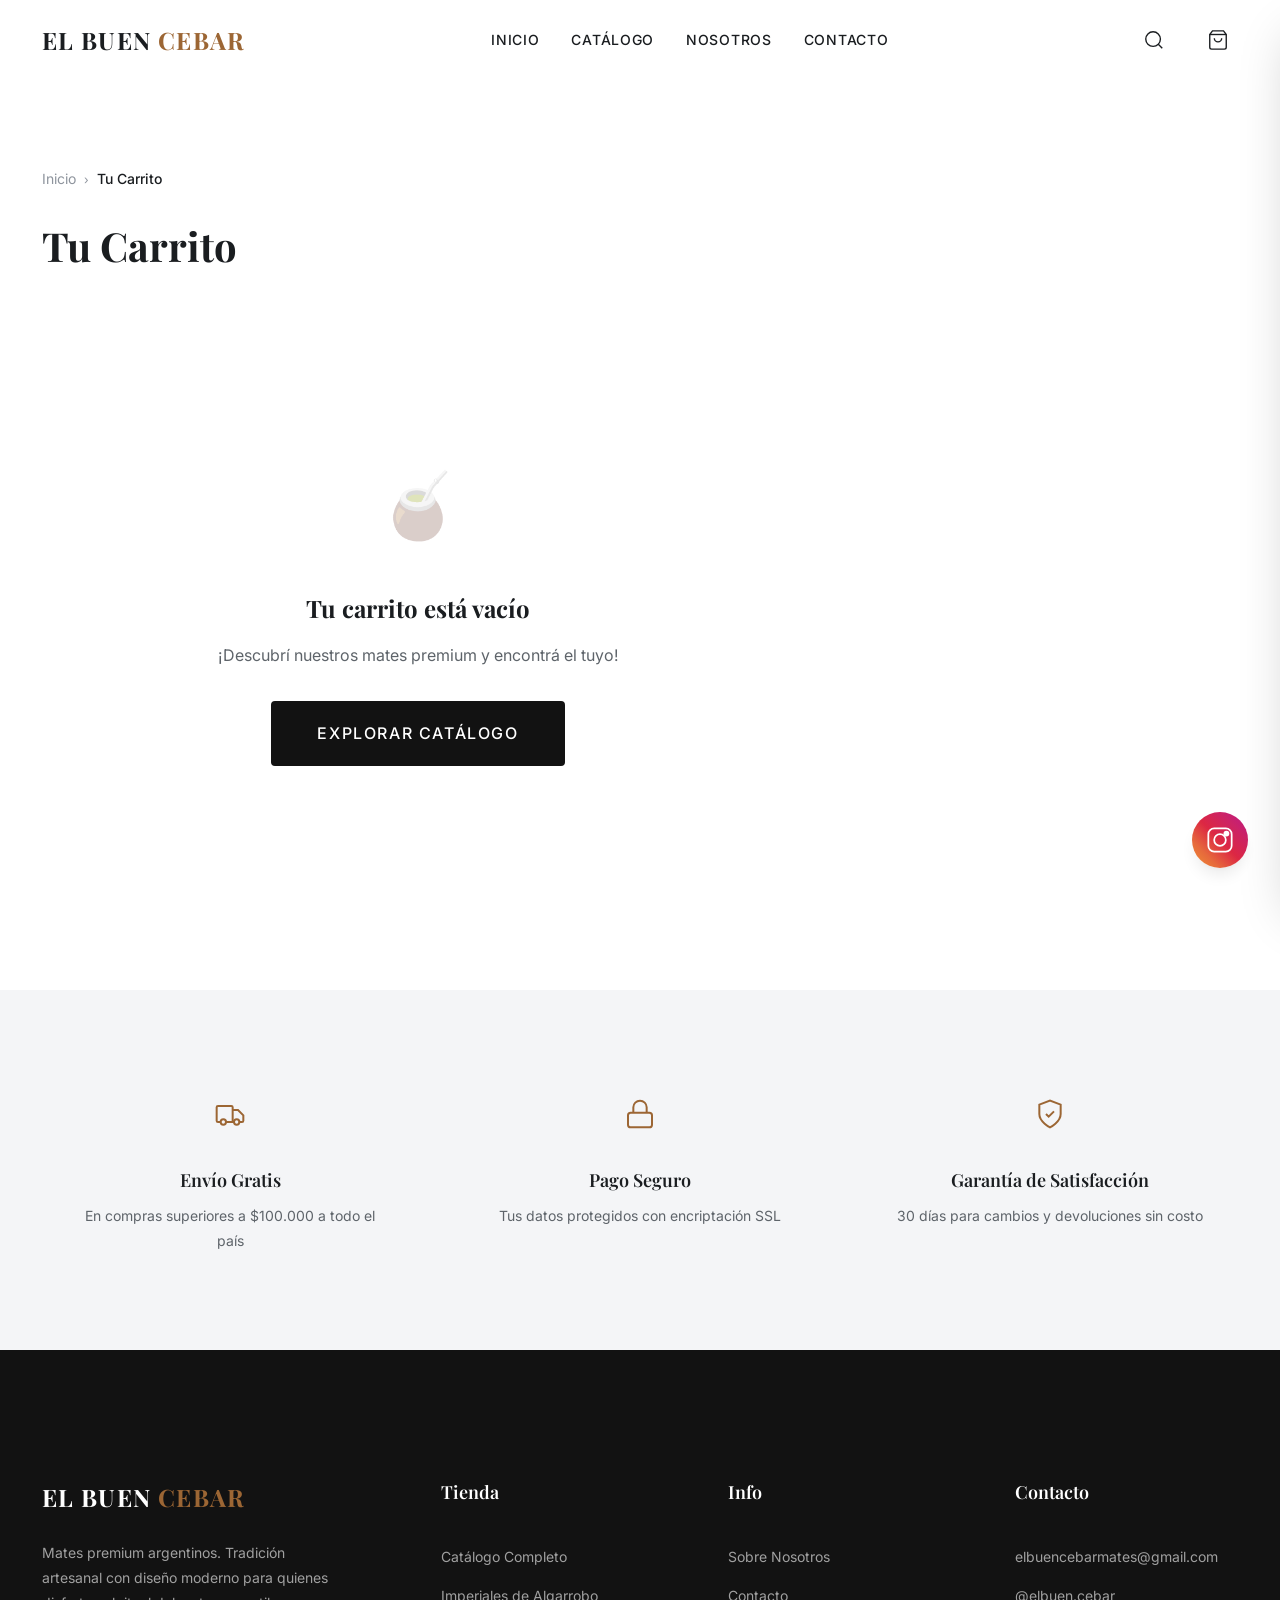
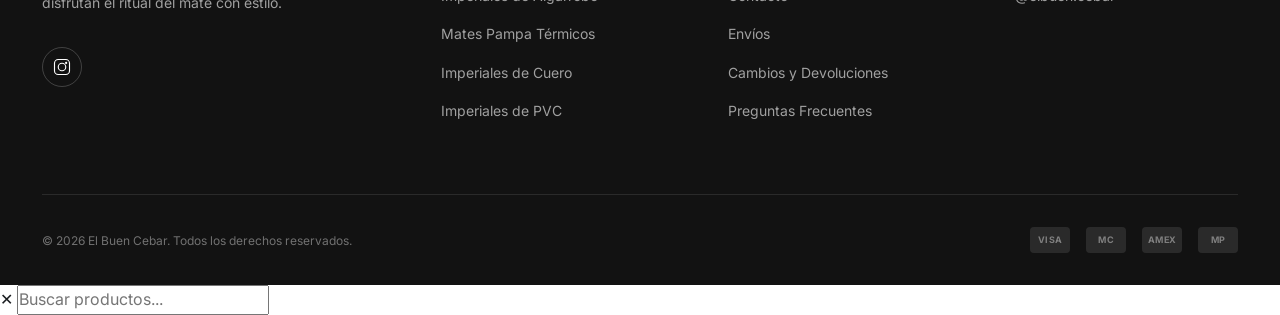
<file: carrito.html>
<!DOCTYPE html>
<html lang="es-AR">
<head>
  <meta charset="UTF-8">
  <meta name="viewport" content="width=device-width, initial-scale=1.0">
  <title>Tu Carrito — El Buen Cebar | Mates Premium Argentinos</title>

  <!-- SEO Meta Tags -->
  <meta name="description" content="Revisá tu carrito de compras en El Buen Cebar. Mates premium argentinos artesanales con envío a todo el país.">
  <meta name="robots" content="noindex, nofollow">
  <meta property="og:title" content="Tu Carrito — El Buen Cebar">
  <meta property="og:description" content="Mates premium argentinos. Tradición artesanal con diseño moderno.">
  <meta property="og:type" content="website">
  <meta property="og:url" content="https://elbuencebar.com/carrito">
  <meta property="og:image" content="https://elbuencebar.com/assets/images/og-image.jpg">
  <link rel="canonical" href="https://elbuencebar.com/carrito">

  <!-- Fonts -->
  <link rel="preconnect" href="https://fonts.googleapis.com">
  <link rel="preconnect" href="https://fonts.gstatic.com" crossorigin>
  <link href="https://fonts.googleapis.com/css2?family=Cormorant+Garamond:ital,wght@0,400;0,500;0,600;1,400&family=Inter:wght@300;400;500;600;700&family=Playfair+Display:ital,wght@0,400;0,500;0,600;0,700;1,400&display=swap" rel="stylesheet">

  <!-- Stylesheets -->
  <link rel="stylesheet" href="css/variables.css">
  <link rel="stylesheet" href="css/reset.css">
  <link rel="stylesheet" href="css/layout.css">
  <link rel="stylesheet" href="css/components.css">
  <link rel="stylesheet" href="css/animations.css">
  <link rel="stylesheet" href="css/pages/cart.css">

  <!-- Favicon -->
  <link rel="icon" type="image/svg+xml" href="assets/favicon.svg">
</head>
<body>

  <!-- ═══════════════════════════════════════════
       NAVIGATION (NOT transparent — scrolled by default)
       ═══════════════════════════════════════════ -->
  <nav class="nav nav--scrolled">
    <div class="nav__inner">
      <a href="index.html" class="nav__logo">El Buen <span>Cebar</span></a>
      <ul class="nav__links">
        <li><a href="index.html" class="nav__link">Inicio</a></li>
        <li class="nav__link-wrapper">
          <a href="catalogo.html" class="nav__link">Catálogo</a>
          <div class="nav__dropdown">
            <div class="nav__dropdown-col">
              <h4 class="nav__dropdown-title">Por Material</h4>
              <ul class="nav__dropdown-list">
                <li><a href="catalogo.html?material=calabaza" class="nav__dropdown-link">Calabaza</a></li>
                <li><a href="catalogo.html?material=acero" class="nav__dropdown-link">Acero Inoxidable</a></li>
                <li><a href="catalogo.html?material=madera" class="nav__dropdown-link">Madera noble</a></li>
                <li><a href="catalogo.html?material=cuero" class="nav__dropdown-link">Cuero legítimo</a></li>
              </ul>
            </div>
            <div class="nav__dropdown-col">
              <h4 class="nav__dropdown-title">Por Modelo</h4>
              <ul class="nav__dropdown-list">
                <li><a href="catalogo.html?tipo=imperial" class="nav__dropdown-link">Imperial</a></li>
                <li><a href="catalogo.html?tipo=torpedo" class="nav__dropdown-link">Torpedo</a></li>
                <li><a href="catalogo.html?tipo=camionero" class="nav__dropdown-link">Camionero</a></li>
                <li><a href="catalogo.html" class="nav__dropdown-link">Ver todo</a></li>
              </ul>
            </div>
          </div>
        </li>
        <li><a href="nosotros.html" class="nav__link">Nosotros</a></li>
        <li><a href="contacto.html" class="nav__link">Contacto</a></li>
      </ul>
      <div class="nav__actions">
        <button class="nav__action-btn" data-search-toggle aria-label="Buscar">
          <svg viewBox="0 0 24 24"><circle cx="11" cy="11" r="8"/><path d="m21 21-4.3-4.3"/></svg>
        </button>
        <button class="nav__action-btn" data-cart-toggle aria-label="Carrito">
          <svg viewBox="0 0 24 24"><path d="M6 2 3 6v14a2 2 0 0 0 2 2h14a2 2 0 0 0 2-2V6l-3-4Z"/><path d="M3 6h18"/><path d="M16 10a4 4 0 0 1-8 0"/></svg>
          <span class="nav__cart-count" style="display:none">0</span>
        </button>
      </div>
      <button class="nav__hamburger" aria-label="Menú">
        <span></span><span></span><span></span>
      </button>
    </div>
  </nav>
  <div class="nav__mobile-menu">
    <a href="index.html" class="nav__link">Inicio</a>
    <a href="catalogo.html" class="nav__link">Catálogo</a>
    <a href="nosotros.html" class="nav__link">Nosotros</a>
    <a href="contacto.html" class="nav__link">Contacto</a>
  </div>


  <!-- ═══════════════════════════════════════════
       CART PAGE
       ═══════════════════════════════════════════ -->
  <main class="cart-page">
    <div class="container">

      <!-- Breadcrumb -->
      <div class="breadcrumb reveal">
        <a href="index.html">Inicio</a>
        <span class="breadcrumb__separator">›</span>
        <span class="breadcrumb__current">Tu Carrito</span>
      </div>

      <!-- Page Title -->
      <h1 class="cart-page__title reveal">Tu Carrito</h1>

      <!-- Cart Layout: 2 Columns -->
      <div class="cart-page__layout">

        <!-- Column 1: Cart Items -->
        <div class="cart-page__items">
          <!-- Populated dynamically by Cart.renderCartPage() -->
        </div>

        <!-- Column 2: Order Summary Sidebar -->
        <aside class="cart-page__summary">
          <h3 class="cart-page__summary-title">Resumen del Pedido</h3>

          <!-- Subtotal -->
          <div class="cart-summary__row">
            <span>Subtotal</span>
            <span class="cart-summary__subtotal">$ 0</span>
          </div>

          <!-- Savings -->
          <div class="cart-summary__row cart-summary__row--savings">
            <span>Ahorro</span>
            <span class="cart-summary__savings">$ 0</span>
          </div>

          <!-- Shipping -->
          <div class="cart-summary__row">
            <span>Envío</span>
            <span style="color:var(--color-success); font-weight:var(--weight-medium)">Gratis +$100.000</span>
          </div>

          <!-- Coupon -->
          <div class="cart-summary__coupon">
            <input type="text" placeholder="Código de descuento" aria-label="Código de descuento">
            <button type="button">Aplicar</button>
          </div>

          <!-- Total -->
          <div class="cart-summary__row cart-summary__row--total">
            <span>Total</span>
            <span class="cart-summary__total">$ 0</span>
          </div>

          <!-- Checkout Button -->
          <div class="cart-summary__checkout">
            <a href="checkout.html" class="btn btn--primary btn--full btn--lg btn--shine">Finalizar Compra</a>
          </div>

          <!-- Continue Shopping -->
          <div style="text-align:center; margin-top:var(--space-md)">
            <a href="catalogo.html" class="btn btn--ghost" style="font-size:var(--text-sm)">
              ← Seguir Comprando
            </a>
          </div>

          <!-- Secure Payment Note -->
          <div class="cart-summary__secure">
            <svg viewBox="0 0 24 24" width="16" height="16" stroke="currentColor" fill="none" stroke-width="1.5">
              <rect x="3" y="11" width="18" height="11" rx="2"/>
              <path d="M7 11V7a5 5 0 0 1 10 0v4"/>
            </svg>
            <span>Pago 100% seguro y encriptado</span>
          </div>
        </aside>

      </div><!-- /.cart-page__layout -->

    </div><!-- /.container -->
  </main>


  <!-- ═══════════════════════════════════════════
       BENEFITS BAR
       ═══════════════════════════════════════════ -->
  <section class="benefits-bar" style="background:var(--color-surface); padding:var(--space-3xl) 0;">
    <div class="container">
      <div style="display:grid; grid-template-columns:repeat(3,1fr); gap:var(--space-xl);" class="reveal">

        <!-- Benefit 1: Free Shipping -->
        <div class="benefit">
          <div class="benefit__icon">
            <svg viewBox="0 0 24 24"><path d="M5 18H3c-.6 0-1-.4-1-1V7c0-.6.4-1 1-1h10c.6 0 1 .4 1 1v11"/><path d="M14 9h4l4 4v4c0 .6-.4 1-1 1h-2"/><circle cx="7" cy="18" r="2"/><path d="M15 18H9"/><circle cx="17" cy="18" r="2"/></svg>
          </div>
          <h4 class="benefit__title">Envío Gratis</h4>
          <p class="benefit__text">En compras superiores a $100.000 a todo el país</p>
        </div>

        <!-- Benefit 2: Secure Payment -->
        <div class="benefit">
          <div class="benefit__icon">
            <svg viewBox="0 0 24 24"><rect x="3" y="11" width="18" height="11" rx="2"/><path d="M7 11V7a5 5 0 0 1 10 0v4"/></svg>
          </div>
          <h4 class="benefit__title">Pago Seguro</h4>
          <p class="benefit__text">Tus datos protegidos con encriptación SSL</p>
        </div>

        <!-- Benefit 3: Satisfaction Guarantee -->
        <div class="benefit">
          <div class="benefit__icon">
            <svg viewBox="0 0 24 24"><path d="M12 22s8-4 8-10V5l-8-3-8 3v7c0 6 8 10 8 10Z"/><path d="m9 12 2 2 4-4"/></svg>
          </div>
          <h4 class="benefit__title">Garantía de Satisfacción</h4>
          <p class="benefit__text">30 días para cambios y devoluciones sin costo</p>
        </div>

      </div>
    </div>
  </section>


  <!-- ═══════════════════════════════════════════
       FOOTER
       ═══════════════════════════════════════════ -->
  <footer class="footer">
    <div class="container">
      <div class="footer__grid">
        <div class="footer__col">
          <a href="index.html" class="nav__logo" style="font-size:1.5rem">El Buen <span>Cebar</span></a>
          <p class="footer__brand-description">Mates premium argentinos. Tradición artesanal con diseño moderno para quienes disfrutan el ritual del mate con estilo.</p>
          <div class="footer__social">
            <a href="https://instagram.com/elbuen.cebar" target="_blank" rel="noopener" class="footer__social-link" aria-label="Instagram">
              <svg viewBox="0 0 24 24"><rect x="2" y="2" width="20" height="20" rx="5" fill="none" stroke="currentColor" stroke-width="1.5"/><circle cx="12" cy="12" r="5" fill="none" stroke="currentColor" stroke-width="1.5"/><circle cx="17.5" cy="6.5" r="1.5" fill="currentColor"/></svg>
            </a>
          </div>
        </div>
        <div class="footer__col">
          <h4 class="footer__col-title">Tienda</h4>
          <a href="catalogo.html" class="footer__link">Catálogo Completo</a>
          <a href="catalogo.html?cat=algarrobo" class="footer__link">Imperiales de Algarrobo</a>
          <a href="catalogo.html?cat=pampa" class="footer__link">Mates Pampa Térmicos</a>
          <a href="catalogo.html?cat=cuero" class="footer__link">Imperiales de Cuero</a>
          <a href="catalogo.html?cat=pvc" class="footer__link">Imperiales de PVC</a>
        </div>
        <div class="footer__col">
          <h4 class="footer__col-title">Info</h4>
          <a href="nosotros.html" class="footer__link">Sobre Nosotros</a>
          <a href="contacto.html" class="footer__link">Contacto</a>
          <a href="#" class="footer__link">Envíos</a>
          <a href="#" class="footer__link">Cambios y Devoluciones</a>
          <a href="#" class="footer__link">Preguntas Frecuentes</a>
        </div>
        <div class="footer__col">
          <h4 class="footer__col-title">Contacto</h4>
          <a href="mailto:elbuencebarmates@gmail.com" class="footer__link">elbuencebarmates@gmail.com</a>
          <a href="https://instagram.com/elbuen.cebar" class="footer__link" target="_blank" rel="noopener">@elbuen.cebar</a>
        </div>
      </div>
      <div class="footer__bottom">
        <p>&copy; 2026 El Buen Cebar. Todos los derechos reservados.</p>
        <div class="footer__payment-icons">
          <span class="footer__payment-icon">VISA</span>
          <span class="footer__payment-icon">MC</span>
          <span class="footer__payment-icon">AMEX</span>
          <span class="footer__payment-icon">MP</span>
        </div>
      </div>
    </div>
  </footer>


  <!-- ═══════════════════════════════════════════
       SEARCH MODAL
       ═══════════════════════════════════════════ -->
  <div class="search-modal">
    <button class="search-modal__close">✕</button>
    <input type="text" class="search-modal__input" placeholder="Buscar productos...">
    <div class="search-modal__results"></div>
  </div>


  <!-- ═══════════════════════════════════════════
       CART SIDEBAR
       ═══════════════════════════════════════════ -->
  <div class="cart-overlay"></div>
  <div class="cart-sidebar">
    <div class="cart-sidebar__header">
      <h3 class="cart-sidebar__title">Tu Carrito</h3>
      <button class="cart-sidebar__close" onclick="Cart.toggleSidebar()">✕</button>
    </div>
    <div class="cart-sidebar__items"></div>
    <div class="cart-sidebar__footer">
      <div class="cart-sidebar__total">
        <span>Total</span>
        <span class="cart-sidebar__total-price">$ 0</span>
      </div>
      <a href="carrito.html" class="btn btn--primary btn--full">Ver Carrito</a>
      <a href="checkout.html" class="btn btn--outline btn--full" style="margin-top:var(--space-sm)">Finalizar Compra</a>
    </div>
  </div>


  <!-- ═══════════════════════════════════════════
       INSTAGRAM FLOAT
       ═══════════════════════════════════════════ -->
  <a href="https://instagram.com/elbuen.cebar" target="_blank" rel="noopener" class="instagram-float visible" aria-label="Seguinos en Instagram">
    <svg viewBox="0 0 24 24"><rect x="2" y="2" width="20" height="20" rx="5" fill="none" stroke="currentColor" stroke-width="1.5"/><circle cx="12" cy="12" r="5" fill="none" stroke="currentColor" stroke-width="1.5"/><circle cx="17.5" cy="6.5" r="1.5" fill="currentColor"/></svg>
  </a>


  <!-- ═══════════════════════════════════════════
       SCRIPTS
       ═══════════════════════════════════════════ -->
  <script src="js/products.js"></script>
  <script src="js/cart.js"></script>
  <script src="js/animations.js"></script>
  <script src="js/ui.js"></script>
  <script src="js/app.js"></script>
  <script>
    document.addEventListener('DOMContentLoaded', () => {
      Cart.renderCartPage();
    });
  </script>

</body>
</html>
</file>
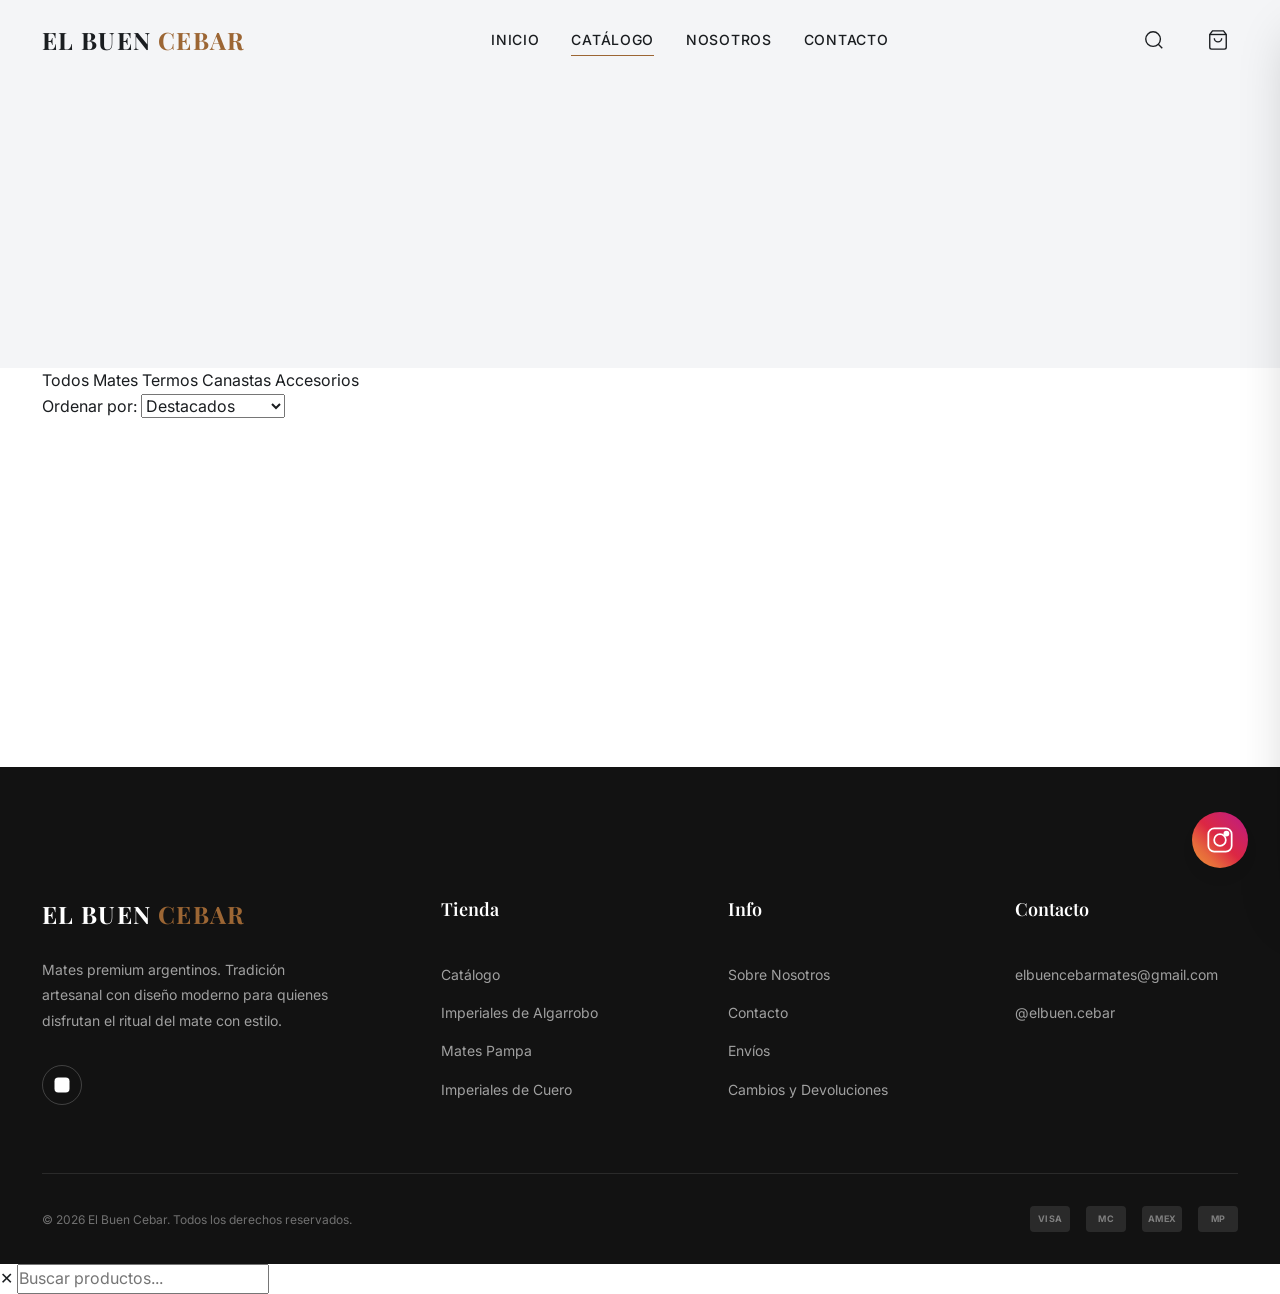
<file: catalogo.html>
<!DOCTYPE html>
<html lang="es-AR">
<head>
  <meta charset="UTF-8">
  <meta name="viewport" content="width=device-width, initial-scale=1.0">
  <title>Catálogo | El Buen Cebar — Mates Premium Argentinos</title>
  <meta name="description" content="Explorá nuestra colección de mates premium artesanales. Mates de algarrobo, PVC, pampa y cuero. Diseño argentino con calidad superior.">
  <meta name="keywords" content="mates premium, mates argentinos, mate algarrobo, mate pampa, mate cuero, comprar mate">
  <meta property="og:title" content="Catálogo | El Buen Cebar — Mates Premium Argentinos">
  <meta property="og:description" content="Explorá nuestra colección de mates premium artesanales. Tradición argentina con diseño moderno.">
  <meta property="og:type" content="website">
  <meta property="og:url" content="https://elbuencebar.com/catalogo.html">
  <meta property="og:image" content="https://elbuencebar.com/assets/images/categories/collection.png">
  <link rel="canonical" href="https://elbuencebar.com/catalogo.html">

  <!-- Fonts -->
  <link rel="preconnect" href="https://fonts.googleapis.com">
  <link rel="preconnect" href="https://fonts.gstatic.com" crossorigin>
  <link href="https://fonts.googleapis.com/css2?family=Playfair+Display:ital,wght@0,400..900;1,400..900&family=Inter:wght@300;400;500;600;700&family=Cormorant+Garamond:ital,wght@0,300;0,400;0,500;0,600;0,700;1,300;1,400;1,500;1,600;1,700&display=swap" rel="stylesheet">

  <!-- CSS -->
  <link rel="stylesheet" href="css/variables.css">
  <link rel="stylesheet" href="css/reset.css">
  <link rel="stylesheet" href="css/layout.css">
  <link rel="stylesheet" href="css/components.css">
  <link rel="stylesheet" href="css/animations.css">
  <link rel="stylesheet" href="css/pages/catalog.css">
</head>
<body>

  <!-- Navigation -->
  <nav class="nav nav--scrolled">
    <div class="nav__inner">
      <a href="index.html" class="nav__logo">El Buen <span>Cebar</span></a>
      <ul class="nav__links">
        <li><a href="index.html" class="nav__link">Inicio</a></li>
        <li class="nav__link-wrapper">
          <a href="catalogo.html" class="nav__link active">Catálogo</a>
          <div class="nav__dropdown">
            <div class="nav__dropdown-col">
              <h4 class="nav__dropdown-title">Por Material</h4>
              <ul class="nav__dropdown-list">
                <li><a href="catalogo.html?material=calabaza" class="nav__dropdown-link">Calabaza</a></li>
                <li><a href="catalogo.html?material=acero" class="nav__dropdown-link">Acero Inoxidable</a></li>
                <li><a href="catalogo.html?material=madera" class="nav__dropdown-link">Madera noble</a></li>
                <li><a href="catalogo.html?material=cuero" class="nav__dropdown-link">Cuero legítimo</a></li>
              </ul>
            </div>
            <div class="nav__dropdown-col">
              <h4 class="nav__dropdown-title">Por Modelo</h4>
              <ul class="nav__dropdown-list">
                <li><a href="catalogo.html?tipo=imperial" class="nav__dropdown-link">Imperial</a></li>
                <li><a href="catalogo.html?tipo=torpedo" class="nav__dropdown-link">Torpedo</a></li>
                <li><a href="catalogo.html?tipo=camionero" class="nav__dropdown-link">Camionero</a></li>
                <li><a href="catalogo.html" class="nav__dropdown-link">Ver todo</a></li>
              </ul>
            </div>
          </div>
        </li>
        <li><a href="nosotros.html" class="nav__link">Nosotros</a></li>
        <li><a href="contacto.html" class="nav__link">Contacto</a></li>
      </ul>
      <div class="nav__actions">
        <button class="nav__action-btn" data-search-toggle>
          <svg viewBox="0 0 24 24"><circle cx="11" cy="11" r="8"/><path d="m21 21-4.3-4.3"/></svg>
        </button>
        <button class="nav__action-btn" data-cart-toggle>
          <svg viewBox="0 0 24 24"><path d="M6 2 3 6v14a2 2 0 0 0 2 2h14a2 2 0 0 0 2-2V6l-3-4Z"/><path d="M3 6h18"/><path d="M16 10a4 4 0 0 1-8 0"/></svg>
          <span class="nav__cart-count" style="display:none">0</span>
        </button>
      </div>
      <button class="nav__hamburger" aria-label="Menú">
        <span></span><span></span><span></span>
      </button>
    </div>
  </nav>
  <div class="nav__mobile-menu">
    <a href="index.html" class="nav__link">Inicio</a>
    <a href="catalogo.html" class="nav__link active">Catálogo</a>
    <a href="nosotros.html" class="nav__link">Nosotros</a>
    <a href="contacto.html" class="nav__link">Contacto</a>
  </div>

  <main>

    <!-- Catalog Hero -->
    <section class="catalog-hero">
      <div class="container">
        <p class="catalog-hero__label reveal">El Buen Cebar</p>
        <h1 class="catalog-hero__title reveal">Nuestra Colección</h1>
        <p class="catalog-hero__subtitle reveal">Cada mate es una pieza única, elaborada a mano con materiales nobles de la Argentina. Encontrá el que mejor se adapte a tu estilo y ritual.</p>
      </div>
    </section>

    <!-- Filter Toolbar -->
    <section class="catalog-toolbar">
      <div class="container">
        <div class="catalog-toolbar__inner">
          <div class="catalog-toolbar__filters">
            <button class="catalog-toolbar__chip active" data-filter="all">Todos</button>
            <button class="catalog-toolbar__chip" data-filter="mates">Mates</button>
            <button class="catalog-toolbar__chip" data-filter="termos">Termos</button>
            <button class="catalog-toolbar__chip" data-filter="canastas">Canastas</button>
            <button class="catalog-toolbar__chip" data-filter="accesorios">Accesorios</button>
          </div>
          <div class="catalog-toolbar__sort">
            <label for="sort-select" class="catalog-toolbar__sort-label">Ordenar por:</label>
            <select id="sort-select" class="catalog-toolbar__select">
              <option value="featured">Destacados</option>
              <option value="price-asc">Precio menor</option>
              <option value="price-desc">Precio mayor</option>
              <option value="rating">Mejor valorados</option>
            </select>
          </div>
        </div>
        <div class="catalog-toolbar__results">
          <span class="catalog-toolbar__count"></span>
        </div>
      </div>
    </section>

    <!-- Product Grid -->
    <section class="catalog-products">
      <div class="container">
        <div class="catalog__grid">
          <!-- Products rendered dynamically by JS -->
        </div>
      </div>
    </section>

    <!-- Newsletter -->
    <section class="newsletter reveal">
      <div class="container">
        <div class="newsletter__inner">
          <div class="newsletter__content">
            <h2 class="newsletter__title">¿Querés enterarte de las novedades?</h2>
            <p class="newsletter__text">Suscribite a nuestro newsletter y recibí ofertas exclusivas, novedades y tips para disfrutar mejor tu mate.</p>
          </div>
          <form class="newsletter__form" onsubmit="event.preventDefault(); this.querySelector('button').textContent='¡Gracias!'; this.querySelector('input').value='';">
            <input type="email" class="newsletter__input" placeholder="Tu email" required aria-label="Tu dirección de email">
            <button type="submit" class="btn btn--primary">Suscribirme</button>
          </form>
        </div>
      </div>
    </section>

  </main>

  <!-- Footer -->
  <footer class="footer">
    <div class="container">
      <div class="footer__grid">
        <div class="footer__col">
          <a href="index.html" class="nav__logo" style="font-size:1.5rem">El Buen <span>Cebar</span></a>
          <p class="footer__brand-description">Mates premium argentinos. Tradición artesanal con diseño moderno para quienes disfrutan el ritual del mate con estilo.</p>
          <div class="footer__social">
            <a href="https://instagram.com/elbuen.cebar" target="_blank" class="footer__social-link" aria-label="Instagram">
              <svg viewBox="0 0 24 24"><rect x="2" y="2" width="20" height="20" rx="5"/><circle cx="12" cy="12" r="5"/><circle cx="17.5" cy="6.5" r="1.5"/></svg>
            </a>
          </div>
        </div>
        <div class="footer__col">
          <h4 class="footer__col-title">Tienda</h4>
          <a href="catalogo.html" class="footer__link">Catálogo</a>
          <a href="catalogo.html?cat=algarrobo" class="footer__link">Imperiales de Algarrobo</a>
          <a href="catalogo.html?cat=pampa" class="footer__link">Mates Pampa</a>
          <a href="catalogo.html?cat=cuero" class="footer__link">Imperiales de Cuero</a>
        </div>
        <div class="footer__col">
          <h4 class="footer__col-title">Info</h4>
          <a href="nosotros.html" class="footer__link">Sobre Nosotros</a>
          <a href="contacto.html" class="footer__link">Contacto</a>
          <a href="#" class="footer__link">Envíos</a>
          <a href="#" class="footer__link">Cambios y Devoluciones</a>
        </div>
        <div class="footer__col">
          <h4 class="footer__col-title">Contacto</h4>
          <a href="mailto:elbuencebarmates@gmail.com" class="footer__link">elbuencebarmates@gmail.com</a>
          <a href="https://instagram.com/elbuen.cebar" class="footer__link">@elbuen.cebar</a>
        </div>
      </div>
      <div class="footer__bottom">
        <p>© 2026 El Buen Cebar. Todos los derechos reservados.</p>
        <div class="footer__payment-icons">
          <span class="footer__payment-icon">VISA</span>
          <span class="footer__payment-icon">MC</span>
          <span class="footer__payment-icon">AMEX</span>
          <span class="footer__payment-icon">MP</span>
        </div>
      </div>
    </div>
  </footer>

  <!-- Search Modal -->
  <div class="search-modal">
    <button class="search-modal__close">✕</button>
    <input type="text" class="search-modal__input" placeholder="Buscar productos...">
    <div class="search-modal__results"></div>
  </div>

  <!-- Cart Sidebar -->
  <div class="cart-overlay"></div>
  <div class="cart-sidebar">
    <div class="cart-sidebar__header">
      <h3 class="cart-sidebar__title">Tu Carrito</h3>
      <button class="cart-sidebar__close" onclick="Cart.toggleSidebar()">✕</button>
    </div>
    <div class="cart-sidebar__items"></div>
    <div class="cart-sidebar__footer">
      <div class="cart-sidebar__total">
        <span>Total</span>
        <span class="cart-sidebar__total-price">$ 0</span>
      </div>
      <a href="carrito.html" class="btn btn--primary btn--full">Ver Carrito</a>
      <a href="checkout.html" class="btn btn--outline btn--full" style="margin-top:var(--space-sm)">Finalizar Compra</a>
    </div>
  </div>

  <!-- ═══════════════════════════════════════════
       INSTAGRAM FLOAT
       ═══════════════════════════════════════════ -->
  <a href="https://instagram.com/elbuen.cebar" target="_blank" rel="noopener" class="instagram-float visible" aria-label="Seguinos en Instagram">
    <svg viewBox="0 0 24 24"><rect x="2" y="2" width="20" height="20" rx="5" fill="none" stroke="currentColor" stroke-width="1.5"/><circle cx="12" cy="12" r="5" fill="none" stroke="currentColor" stroke-width="1.5"/><circle cx="17.5" cy="6.5" r="1.5" fill="currentColor"/></svg>
  </a>

  <!-- JS -->
  <script src="js/products.js"></script>
  <script src="js/cart.js"></script>
  <script src="js/animations.js"></script>
  <script src="js/ui.js"></script>
  <script src="js/app.js"></script>

  <script>
    document.addEventListener('DOMContentLoaded', () => {
      const grid = document.querySelector('.catalog__grid');
      if (grid && typeof PRODUCTS !== 'undefined') {
        grid.innerHTML = PRODUCTS.map(p => createProductCard(p)).join('');
      }

      // Filter functionality
      const chips = document.querySelectorAll('.catalog-toolbar__chip');
      const countEl = document.querySelector('.catalog-toolbar__count');

      function filterProducts(filterValue) {
        if (!grid || typeof PRODUCTS === 'undefined') return;
        let filtered = PRODUCTS;
        if (filterValue && filterValue !== 'todos') {
          filtered = PRODUCTS.filter(p => p.categorySlug === filterValue);
        }
        grid.innerHTML = filtered.map(p => createProductCard(p)).join('');
        if (countEl) countEl.textContent = `${filtered.length} producto${filtered.length !== 1 ? 's' : ''}`;
      }

      chips.forEach(chip => {
        chip.addEventListener('click', () => {
          chips.forEach(c => c.classList.remove('active'));
          chip.classList.add('active');
          filterProducts(chip.dataset.filter);
        });
      });

      // Sort functionality
      const sortSelect = document.getElementById('sort-select');
      if (sortSelect) {
        sortSelect.addEventListener('change', () => {
          const activeFilter = document.querySelector('.catalog-toolbar__chip.active');
          const filterValue = activeFilter ? activeFilter.dataset.filter : 'todos';
          let filtered = filterValue === 'todos' ? [...PRODUCTS] : PRODUCTS.filter(p => p.categorySlug === filterValue);

          switch (sortSelect.value) {
            case 'price-asc': filtered.sort((a, b) => a.price - b.price); break;
            case 'price-desc': filtered.sort((a, b) => b.price - a.price); break;
            case 'rating': filtered.sort((a, b) => b.rating - a.rating); break;
          }

          grid.innerHTML = filtered.map(p => createProductCard(p)).join('');
        });
      }

      // URL params filter
      const params = new URLSearchParams(window.location.search);
      const cat = params.get('cat');
      if (cat) {
        const targetChip = document.querySelector(`.catalog-toolbar__chip[data-filter="${cat}"]`);
        if (targetChip) {
          chips.forEach(c => c.classList.remove('active'));
          targetChip.classList.add('active');
          filterProducts(cat);
        }
      }

      // Initial count
      if (countEl && typeof PRODUCTS !== 'undefined') {
        countEl.textContent = `${PRODUCTS.length} productos`;
      }
    });
  </script>

</body>
</html>
</file>
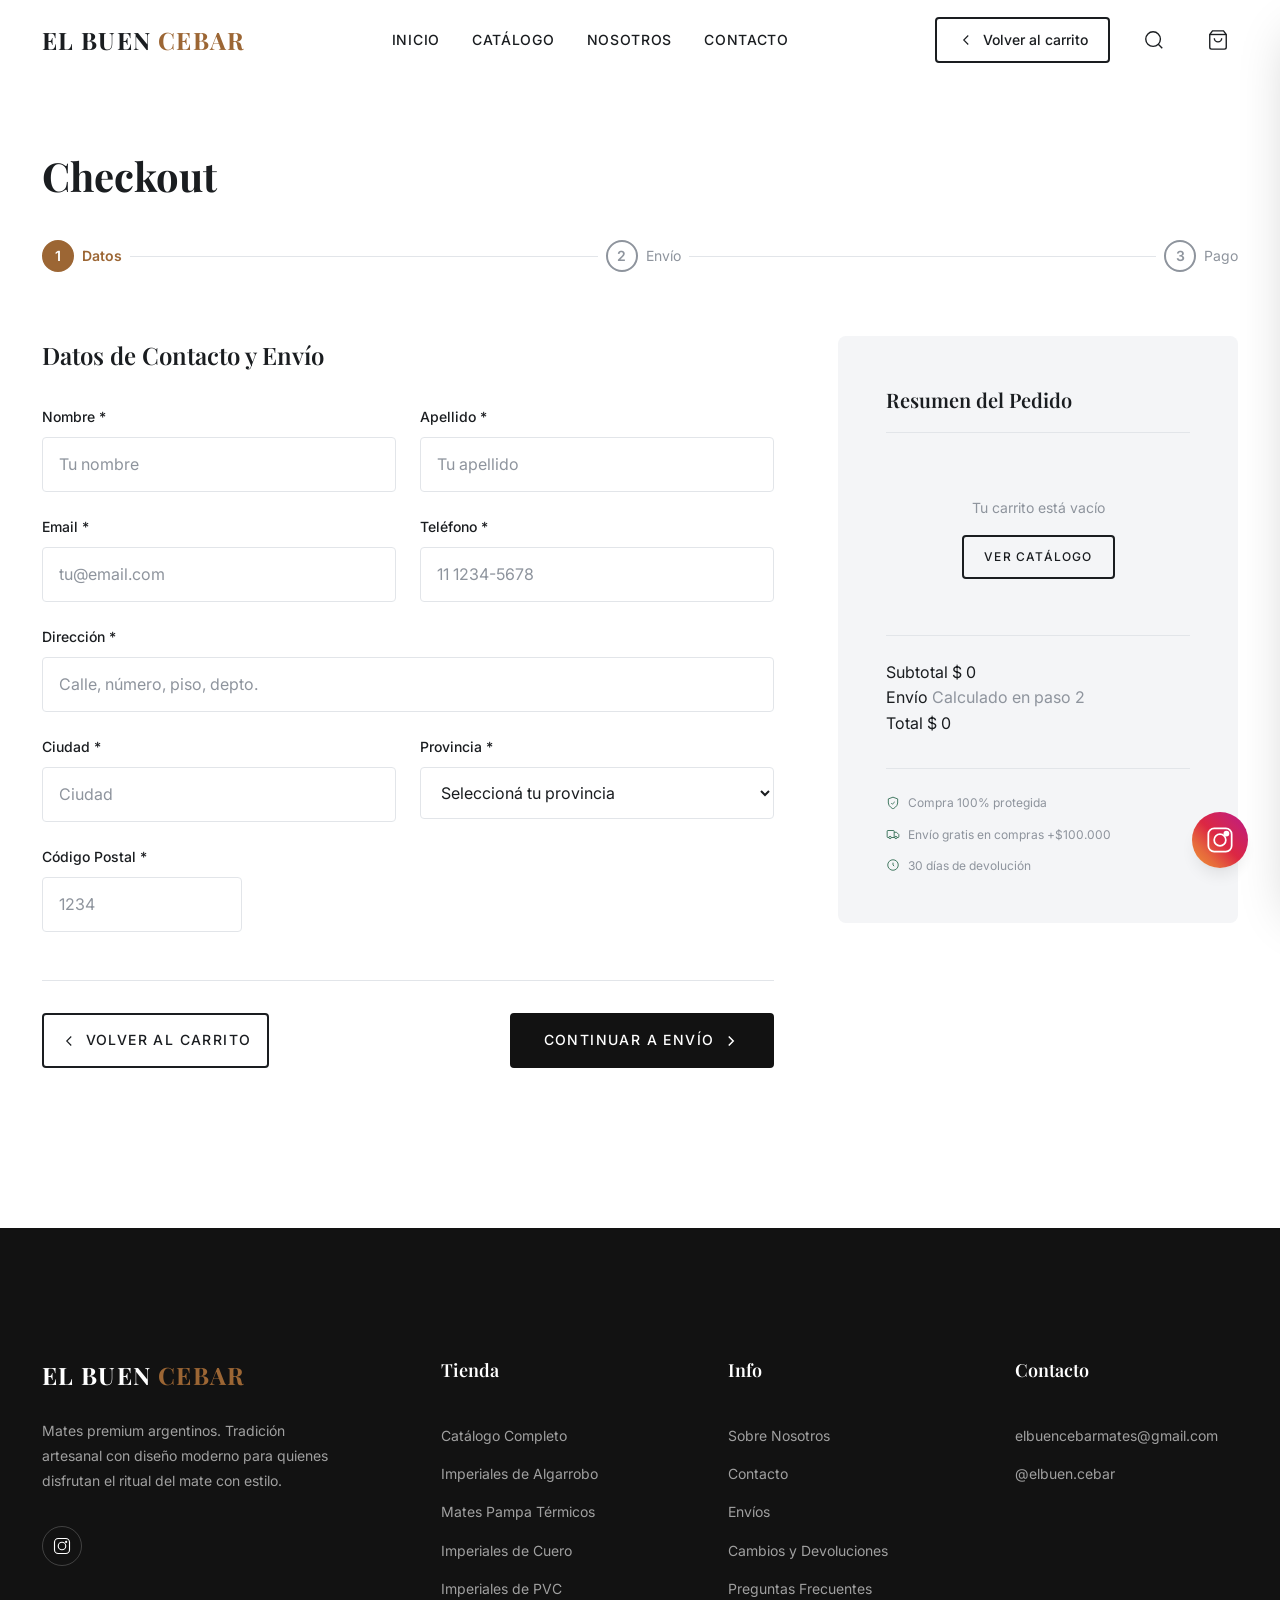
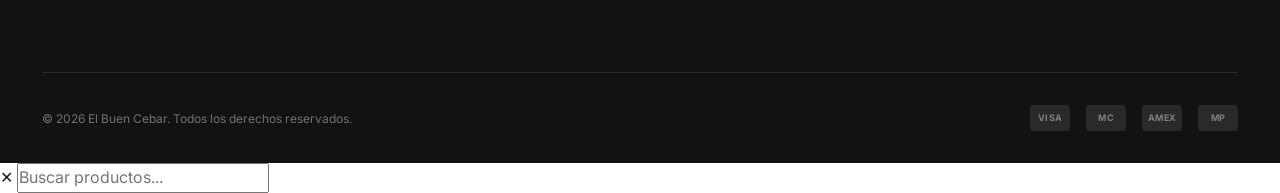
<file: checkout.html>
<!DOCTYPE html>
<html lang="es-AR">
<head>
  <meta charset="UTF-8">
  <meta name="viewport" content="width=device-width, initial-scale=1.0">
  <title>Checkout — El Buen Cebar | Mates Premium Argentinos</title>

  <!-- SEO Meta Tags -->
  <meta name="description" content="Completá tu compra en El Buen Cebar. Checkout seguro para mates premium argentinos artesanales.">
  <meta name="robots" content="noindex, nofollow">
  <meta property="og:title" content="Checkout — El Buen Cebar">
  <meta property="og:description" content="Mates premium argentinos. Tradición artesanal con diseño moderno.">
  <meta property="og:type" content="website">
  <meta property="og:url" content="https://elbuencebar.com/checkout">
  <meta property="og:image" content="https://elbuencebar.com/assets/images/og-image.jpg">
  <link rel="canonical" href="https://elbuencebar.com/checkout">

  <!-- Fonts -->
  <link rel="preconnect" href="https://fonts.googleapis.com">
  <link rel="preconnect" href="https://fonts.gstatic.com" crossorigin>
  <link href="https://fonts.googleapis.com/css2?family=Cormorant+Garamond:ital,wght@0,400;0,500;0,600;1,400&family=Inter:wght@300;400;500;600;700&family=Playfair+Display:ital,wght@0,400;0,500;0,600;0,700;1,400&display=swap" rel="stylesheet">

  <!-- Stylesheets -->
  <link rel="stylesheet" href="css/variables.css">
  <link rel="stylesheet" href="css/reset.css">
  <link rel="stylesheet" href="css/layout.css">
  <link rel="stylesheet" href="css/components.css">
  <link rel="stylesheet" href="css/animations.css">
  <link rel="stylesheet" href="css/pages/checkout.css">

  <!-- Favicon -->
  <link rel="icon" type="image/svg+xml" href="assets/favicon.svg">
</head>
<body>

  <!-- ═══════════════════════════════════════════
       NAVIGATION (Minimal checkout nav)
       ═══════════════════════════════════════════ -->
  <nav class="nav nav--scrolled">
    <div class="nav__inner">
      <a href="index.html" class="nav__logo">El Buen <span>Cebar</span></a>
      <ul class="nav__links">
        <li><a href="index.html" class="nav__link">Inicio</a></li>
        <li class="nav__link-wrapper">
          <a href="catalogo.html" class="nav__link">Catálogo</a>
          <div class="nav__dropdown">
            <div class="nav__dropdown-col">
              <h4 class="nav__dropdown-title">Por Material</h4>
              <ul class="nav__dropdown-list">
                <li><a href="catalogo.html?material=calabaza" class="nav__dropdown-link">Calabaza</a></li>
                <li><a href="catalogo.html?material=acero" class="nav__dropdown-link">Acero Inoxidable</a></li>
                <li><a href="catalogo.html?material=madera" class="nav__dropdown-link">Madera noble</a></li>
                <li><a href="catalogo.html?material=cuero" class="nav__dropdown-link">Cuero legítimo</a></li>
              </ul>
            </div>
            <div class="nav__dropdown-col">
              <h4 class="nav__dropdown-title">Por Modelo</h4>
              <ul class="nav__dropdown-list">
                <li><a href="catalogo.html?tipo=imperial" class="nav__dropdown-link">Imperial</a></li>
                <li><a href="catalogo.html?tipo=torpedo" class="nav__dropdown-link">Torpedo</a></li>
                <li><a href="catalogo.html?tipo=camionero" class="nav__dropdown-link">Camionero</a></li>
                <li><a href="catalogo.html" class="nav__dropdown-link">Ver todo</a></li>
              </ul>
            </div>
          </div>
        </li>
        <li><a href="nosotros.html" class="nav__link">Nosotros</a></li>
        <li><a href="contacto.html" class="nav__link">Contacto</a></li>
      </ul>
      <div class="nav__actions">
        <a href="carrito.html" class="btn btn--ghost btn--sm" style="text-transform:none; letter-spacing:0; font-size:var(--text-sm);">
          <svg viewBox="0 0 24 24" width="16" height="16" stroke="currentColor" fill="none" stroke-width="1.5"><path d="m15 18-6-6 6-6"/></svg>
          Volver al carrito
        </a>
        <button class="nav__action-btn" data-search-toggle aria-label="Buscar">
          <svg viewBox="0 0 24 24"><circle cx="11" cy="11" r="8"/><path d="m21 21-4.3-4.3"/></svg>
        </button>
        <button class="nav__action-btn" data-cart-toggle aria-label="Carrito">
          <svg viewBox="0 0 24 24"><path d="M6 2 3 6v14a2 2 0 0 0 2 2h14a2 2 0 0 0 2-2V6l-3-4Z"/><path d="M3 6h18"/><path d="M16 10a4 4 0 0 1-8 0"/></svg>
          <span class="nav__cart-count" style="display:none">0</span>
        </button>
      </div>
      <button class="nav__hamburger" aria-label="Menú">
        <span></span><span></span><span></span>
      </button>
    </div>
  </nav>
  <div class="nav__mobile-menu">
    <a href="index.html" class="nav__link">Inicio</a>
    <a href="catalogo.html" class="nav__link">Catálogo</a>
    <a href="nosotros.html" class="nav__link">Nosotros</a>
    <a href="contacto.html" class="nav__link">Contacto</a>
  </div>


  <!-- ═══════════════════════════════════════════
       CHECKOUT PAGE
       ═══════════════════════════════════════════ -->
  <main class="checkout-page">
    <div class="container">

      <!-- Page Title -->
      <h1 class="checkout-page__title reveal">Checkout</h1>

      <!-- Progress Bar: 3 Steps -->
      <div class="progress-bar reveal">
        <div class="progress-bar__step active">
          <span class="progress-bar__number">1</span>
          <span>Datos</span>
        </div>
        <div class="progress-bar__line"></div>
        <div class="progress-bar__step">
          <span class="progress-bar__number">2</span>
          <span>Envío</span>
        </div>
        <div class="progress-bar__line"></div>
        <div class="progress-bar__step">
          <span class="progress-bar__number">3</span>
          <span>Pago</span>
        </div>
      </div>

      <!-- Checkout Layout: 2 Columns -->
      <div class="checkout-layout">

        <!-- Column 1: Checkout Steps -->
        <div class="checkout-steps">

          <!-- ═══ STEP 1: Contact & Address Info ═══ -->
          <div class="checkout-step active" data-step="1">
            <h2 class="checkout-step__title">Datos de Contacto y Envío</h2>

            <div class="checkout-step__row">
              <div class="form-group">
                <label class="form-label" for="checkout-nombre">Nombre *</label>
                <input type="text" id="checkout-nombre" class="form-input" placeholder="Tu nombre" required>
              </div>
              <div class="form-group">
                <label class="form-label" for="checkout-apellido">Apellido *</label>
                <input type="text" id="checkout-apellido" class="form-input" placeholder="Tu apellido" required>
              </div>
            </div>

            <div class="checkout-step__row">
              <div class="form-group">
                <label class="form-label" for="checkout-email">Email *</label>
                <input type="email" id="checkout-email" class="form-input" placeholder="tu@email.com" required>
              </div>
              <div class="form-group">
                <label class="form-label" for="checkout-telefono">Teléfono *</label>
                <input type="tel" id="checkout-telefono" class="form-input" placeholder="11 1234-5678" required>
              </div>
            </div>

            <div class="form-group">
              <label class="form-label" for="checkout-direccion">Dirección *</label>
              <input type="text" id="checkout-direccion" class="form-input" placeholder="Calle, número, piso, depto." required>
            </div>

            <div class="checkout-step__row">
              <div class="form-group">
                <label class="form-label" for="checkout-ciudad">Ciudad *</label>
                <input type="text" id="checkout-ciudad" class="form-input" placeholder="Ciudad" required>
              </div>
              <div class="form-group">
                <label class="form-label" for="checkout-provincia">Provincia *</label>
                <select id="checkout-provincia" class="form-select" required>
                  <option value="" disabled selected>Seleccioná tu provincia</option>
                  <option value="buenos-aires">Buenos Aires</option>
                  <option value="caba">Ciudad Autónoma de Buenos Aires</option>
                  <option value="catamarca">Catamarca</option>
                  <option value="chaco">Chaco</option>
                  <option value="chubut">Chubut</option>
                  <option value="cordoba">Córdoba</option>
                  <option value="corrientes">Corrientes</option>
                  <option value="entre-rios">Entre Ríos</option>
                  <option value="formosa">Formosa</option>
                  <option value="jujuy">Jujuy</option>
                  <option value="la-pampa">La Pampa</option>
                  <option value="la-rioja">La Rioja</option>
                  <option value="mendoza">Mendoza</option>
                  <option value="misiones">Misiones</option>
                  <option value="neuquen">Neuquén</option>
                  <option value="rio-negro">Río Negro</option>
                  <option value="salta">Salta</option>
                  <option value="san-juan">San Juan</option>
                  <option value="san-luis">San Luis</option>
                  <option value="santa-cruz">Santa Cruz</option>
                  <option value="santa-fe">Santa Fe</option>
                  <option value="santiago-del-estero">Santiago del Estero</option>
                  <option value="tierra-del-fuego">Tierra del Fuego</option>
                  <option value="tucuman">Tucumán</option>
                </select>
              </div>
            </div>

            <div class="form-group" style="max-width:200px;">
              <label class="form-label" for="checkout-cp">Código Postal *</label>
              <input type="text" id="checkout-cp" class="form-input" placeholder="1234" required>
            </div>

            <!-- Step Navigation -->
            <div class="checkout-nav">
              <a href="carrito.html" class="btn btn--ghost">
                <svg viewBox="0 0 24 24" width="16" height="16" stroke="currentColor" fill="none" stroke-width="1.5"><path d="m15 18-6-6 6-6"/></svg>
                Volver al Carrito
              </a>
              <button class="btn btn--primary" data-next>
                Continuar a Envío
                <svg viewBox="0 0 24 24" width="16" height="16" stroke="currentColor" fill="none" stroke-width="2"><path d="m9 18 6-6-6-6"/></svg>
              </button>
            </div>
          </div>


          <!-- ═══ STEP 2: Shipping Options ═══ -->
          <div class="checkout-step" data-step="2">
            <h2 class="checkout-step__title">Método de Envío</h2>

            <label class="shipping-option selected">
              <input type="radio" name="shipping" value="standard" checked>
              <div class="shipping-option__info">
                <p class="shipping-option__name">Envío Estándar</p>
                <p class="shipping-option__time">Entrega en 3 a 5 días hábiles</p>
              </div>
              <span class="shipping-option__price">$2.500</span>
            </label>

            <label class="shipping-option">
              <input type="radio" name="shipping" value="express">
              <div class="shipping-option__info">
                <p class="shipping-option__name">Envío Express</p>
                <p class="shipping-option__time">Entrega en 1 a 2 días hábiles</p>
              </div>
              <span class="shipping-option__price">$4.500</span>
            </label>

            <label class="shipping-option">
              <input type="radio" name="shipping" value="pickup">
              <div class="shipping-option__info">
                <p class="shipping-option__name">Retiro en Punto de Entrega</p>
                <p class="shipping-option__time">Disponible en 24-48 hs</p>
              </div>
              <span class="shipping-option__price" style="color:var(--color-success); font-weight:var(--weight-bold)">GRATIS</span>
            </label>

            <!-- Step Navigation -->
            <div class="checkout-nav">
              <button class="btn btn--ghost" data-prev>
                <svg viewBox="0 0 24 24" width="16" height="16" stroke="currentColor" fill="none" stroke-width="1.5"><path d="m15 18-6-6 6-6"/></svg>
                Anterior
              </button>
              <button class="btn btn--primary" data-next>
                Continuar a Pago
                <svg viewBox="0 0 24 24" width="16" height="16" stroke="currentColor" fill="none" stroke-width="2"><path d="m9 18 6-6-6-6"/></svg>
              </button>
            </div>
          </div>


          <!-- ═══ STEP 3: Payment Method ═══ -->
          <div class="checkout-step" data-step="3">
            <h2 class="checkout-step__title">Método de Pago</h2>

            <div class="payment-methods">

              <label class="payment-method selected">
                <input type="radio" name="payment" value="mercadopago" checked>
                <span class="payment-method__icon">💙</span>
                <div>
                  <p class="payment-method__name">Mercado Pago</p>
                  <p class="payment-method__description">Transferencia, dinero en cuenta o tarjetas</p>
                </div>
              </label>

              <label class="payment-method">
                <input type="radio" name="payment" value="transfer">
                <span class="payment-method__icon">🏦</span>
                <div>
                  <p class="payment-method__name">Transferencia Bancaria</p>
                  <p class="payment-method__description">Transferencia directa por CBU / Alias</p>
                </div>
              </label>

              <label class="payment-method">
                <input type="radio" name="payment" value="cash">
                <span class="payment-method__icon">💵</span>
                <div>
                  <p class="payment-method__name">Efectivo</p>
                  <p class="payment-method__description">10% de descuento abonando en efectivo</p>
                </div>
              </label>

            </div>

            <!-- Secure Note -->
            <div style="display:flex; align-items:center; gap:var(--space-xs); margin-top:var(--space-xl); font-size:var(--text-xs); color:var(--color-text-muted);">
              <svg viewBox="0 0 24 24" width="14" height="14" stroke="currentColor" fill="none" stroke-width="1.5">
                <rect x="3" y="11" width="18" height="11" rx="2"/>
                <path d="M7 11V7a5 5 0 0 1 10 0v4"/>
              </svg>
              <span>Tus datos están protegidos con encriptación SSL de 256 bits</span>
            </div>

            <!-- Step Navigation -->
            <div class="checkout-nav">
              <button class="btn btn--ghost" data-prev>
                <svg viewBox="0 0 24 24" width="16" height="16" stroke="currentColor" fill="none" stroke-width="1.5"><path d="m15 18-6-6 6-6"/></svg>
                Anterior
              </button>
              <button class="btn btn--primary btn--lg btn--shine" data-confirm>
                <svg viewBox="0 0 24 24" width="18" height="18" stroke="currentColor" fill="none" stroke-width="2"><path d="m9 12 2 2 4-4"/><circle cx="12" cy="12" r="10"/></svg>
                Confirmar Pedido
              </button>
            </div>
          </div>

        </div><!-- /.checkout-steps -->


        <!-- Column 2: Order Summary Sidebar -->
        <aside class="checkout-summary">
          <h3 class="checkout-summary__title">Resumen del Pedido</h3>

          <!-- Items (populated by JS) -->
          <div class="checkout-summary__items">
            <!-- Rendered dynamically on DOMContentLoaded -->
          </div>

          <div class="checkout-summary__divider"></div>

          <!-- Subtotal -->
          <div class="cart-summary__row">
            <span>Subtotal</span>
            <span class="checkout-summary__subtotal-price">$ 0</span>
          </div>

          <!-- Shipping -->
          <div class="cart-summary__row">
            <span>Envío</span>
            <span class="checkout-summary__shipping-price" style="color:var(--color-text-muted)">Calculado en paso 2</span>
          </div>

          <!-- Total -->
          <div class="cart-summary__row cart-summary__row--total">
            <span>Total</span>
            <span class="checkout-summary__total-price">$ 0</span>
          </div>

          <!-- Trust Badges -->
          <div style="margin-top:var(--space-xl); padding-top:var(--space-lg); border-top:1px solid var(--color-border);">
            <div style="display:flex; flex-direction:column; gap:var(--space-sm);">
              <div style="display:flex; align-items:center; gap:var(--space-xs); font-size:var(--text-xs); color:var(--color-text-muted);">
                <svg viewBox="0 0 24 24" width="14" height="14" stroke="var(--color-success)" fill="none" stroke-width="1.5"><path d="M12 22s8-4 8-10V5l-8-3-8 3v7c0 6 8 10 8 10Z"/><path d="m9 12 2 2 4-4"/></svg>
                Compra 100% protegida
              </div>
              <div style="display:flex; align-items:center; gap:var(--space-xs); font-size:var(--text-xs); color:var(--color-text-muted);">
                <svg viewBox="0 0 24 24" width="14" height="14" stroke="var(--color-success)" fill="none" stroke-width="1.5"><path d="M5 18H3c-.6 0-1-.4-1-1V7c0-.6.4-1 1-1h10c.6 0 1 .4 1 1v11"/><path d="M14 9h4l4 4v4c0 .6-.4 1-1 1h-2"/><circle cx="7" cy="18" r="2"/><path d="M15 18H9"/><circle cx="17" cy="18" r="2"/></svg>
                Envío gratis en compras +$100.000
              </div>
              <div style="display:flex; align-items:center; gap:var(--space-xs); font-size:var(--text-xs); color:var(--color-text-muted);">
                <svg viewBox="0 0 24 24" width="14" height="14" stroke="var(--color-success)" fill="none" stroke-width="1.5"><path d="M3 12a9 9 0 1 0 18 0 9 9 0 0 0-18 0"/><path d="M12 8v4l2 2"/></svg>
                30 días de devolución
              </div>
            </div>
          </div>
        </aside>

      </div><!-- /.checkout-layout -->

    </div><!-- /.container -->
  </main>


  <!-- ═══════════════════════════════════════════
       FOOTER
       ═══════════════════════════════════════════ -->
  <footer class="footer">
    <div class="container">
      <div class="footer__grid">
        <div class="footer__col">
          <a href="index.html" class="nav__logo" style="font-size:1.5rem">El Buen <span>Cebar</span></a>
          <p class="footer__brand-description">Mates premium argentinos. Tradición artesanal con diseño moderno para quienes disfrutan el ritual del mate con estilo.</p>
          <div class="footer__social">
            <a href="https://instagram.com/elbuen.cebar" target="_blank" rel="noopener" class="footer__social-link" aria-label="Instagram">
              <svg viewBox="0 0 24 24"><rect x="2" y="2" width="20" height="20" rx="5" fill="none" stroke="currentColor" stroke-width="1.5"/><circle cx="12" cy="12" r="5" fill="none" stroke="currentColor" stroke-width="1.5"/><circle cx="17.5" cy="6.5" r="1.5" fill="currentColor"/></svg>
            </a>
          </div>
        </div>
        <div class="footer__col">
          <h4 class="footer__col-title">Tienda</h4>
          <a href="catalogo.html" class="footer__link">Catálogo Completo</a>
          <a href="catalogo.html?cat=algarrobo" class="footer__link">Imperiales de Algarrobo</a>
          <a href="catalogo.html?cat=pampa" class="footer__link">Mates Pampa Térmicos</a>
          <a href="catalogo.html?cat=cuero" class="footer__link">Imperiales de Cuero</a>
          <a href="catalogo.html?cat=pvc" class="footer__link">Imperiales de PVC</a>
        </div>
        <div class="footer__col">
          <h4 class="footer__col-title">Info</h4>
          <a href="nosotros.html" class="footer__link">Sobre Nosotros</a>
          <a href="contacto.html" class="footer__link">Contacto</a>
          <a href="#" class="footer__link">Envíos</a>
          <a href="#" class="footer__link">Cambios y Devoluciones</a>
          <a href="#" class="footer__link">Preguntas Frecuentes</a>
        </div>
        <div class="footer__col">
          <h4 class="footer__col-title">Contacto</h4>
          <a href="mailto:elbuencebarmates@gmail.com" class="footer__link">elbuencebarmates@gmail.com</a>
          <a href="https://instagram.com/elbuen.cebar" class="footer__link" target="_blank" rel="noopener">@elbuen.cebar</a>
        </div>
      </div>
      <div class="footer__bottom">
        <p>&copy; 2026 El Buen Cebar. Todos los derechos reservados.</p>
        <div class="footer__payment-icons">
          <span class="footer__payment-icon">VISA</span>
          <span class="footer__payment-icon">MC</span>
          <span class="footer__payment-icon">AMEX</span>
          <span class="footer__payment-icon">MP</span>
        </div>
      </div>
    </div>
  </footer>


  <!-- ═══════════════════════════════════════════
       SEARCH MODAL
       ═══════════════════════════════════════════ -->
  <div class="search-modal">
    <button class="search-modal__close">✕</button>
    <input type="text" class="search-modal__input" placeholder="Buscar productos...">
    <div class="search-modal__results"></div>
  </div>


  <!-- ═══════════════════════════════════════════
       CART SIDEBAR
       ═══════════════════════════════════════════ -->
  <div class="cart-overlay"></div>
  <div class="cart-sidebar">
    <div class="cart-sidebar__header">
      <h3 class="cart-sidebar__title">Tu Carrito</h3>
      <button class="cart-sidebar__close" onclick="Cart.toggleSidebar()">✕</button>
    </div>
    <div class="cart-sidebar__items"></div>
    <div class="cart-sidebar__footer">
      <div class="cart-sidebar__total">
        <span>Total</span>
        <span class="cart-sidebar__total-price">$ 0</span>
      </div>
      <a href="carrito.html" class="btn btn--primary btn--full">Ver Carrito</a>
      <a href="checkout.html" class="btn btn--outline btn--full" style="margin-top:var(--space-sm)">Finalizar Compra</a>
    </div>
  </div>


  <!-- ═══════════════════════════════════════════
       INSTAGRAM FLOAT
       ═══════════════════════════════════════════ -->
  <a href="https://instagram.com/elbuen.cebar" target="_blank" rel="noopener" class="instagram-float visible" aria-label="Seguinos en Instagram">
    <svg viewBox="0 0 24 24"><rect x="2" y="2" width="20" height="20" rx="5" fill="none" stroke="currentColor" stroke-width="1.5"/><circle cx="12" cy="12" r="5" fill="none" stroke="currentColor" stroke-width="1.5"/><circle cx="17.5" cy="6.5" r="1.5" fill="currentColor"/></svg>
  </a>


  <!-- ═══════════════════════════════════════════
       SCRIPTS
       ═══════════════════════════════════════════ -->
  <script src="js/products.js"></script>
  <script src="js/cart.js"></script>
  <script src="js/animations.js"></script>
  <script src="js/ui.js"></script>
  <script src="js/app.js"></script>
  <script>
    document.addEventListener('DOMContentLoaded', () => {
      // ── Multi-step checkout navigation ──
      let currentStep = 1;
      const steps = document.querySelectorAll('.checkout-step');
      const progressSteps = document.querySelectorAll('.progress-bar__step');
      const progressLines = document.querySelectorAll('.progress-bar__line');

      function showStep(n) {
        steps.forEach(s => s.classList.remove('active'));
        document.querySelector(`[data-step="${n}"]`).classList.add('active');
        progressSteps.forEach((s, i) => {
          s.classList.remove('active', 'completed');
          if (i + 1 < n) s.classList.add('completed');
          if (i + 1 === n) s.classList.add('active');
        });
        progressLines.forEach((l, i) => {
          l.classList.toggle('completed', i + 1 < n);
        });
        currentStep = n;
        // Scroll to top of form
        window.scrollTo({ top: 0, behavior: 'smooth' });
      }

      document.querySelectorAll('[data-next]').forEach(btn => btn.addEventListener('click', () => showStep(currentStep + 1)));
      document.querySelectorAll('[data-prev]').forEach(btn => btn.addEventListener('click', () => showStep(currentStep - 1)));
      document.querySelector('[data-confirm]')?.addEventListener('click', () => {
        document.querySelector('.checkout-steps').innerHTML = `
          <div class="checkout-success">
            <div class="checkout-success__icon">🧉</div>
            <h2 class="checkout-success__title">¡Pedido Confirmado!</h2>
            <p class="checkout-success__text">Gracias por tu compra. Te enviamos un email con los detalles de tu pedido.<br>Tu número de orden es: <strong>#CU-${Date.now().toString(36).toUpperCase()}</strong></p>
            <a href="index.html" class="btn btn--primary btn--lg">Volver al Inicio</a>
          </div>`;
        document.querySelector('.progress-bar').style.display = 'none';
        Cart.clear();
      });

      // ── Shipping option selection styling ──
      document.querySelectorAll('.shipping-option').forEach(option => {
        option.addEventListener('click', () => {
          document.querySelectorAll('.shipping-option').forEach(o => o.classList.remove('selected'));
          option.classList.add('selected');
          option.querySelector('input[type="radio"]').checked = true;
        });
      });

      // ── Payment method selection styling ──
      document.querySelectorAll('.payment-method').forEach(method => {
        method.addEventListener('click', () => {
          document.querySelectorAll('.payment-method').forEach(m => m.classList.remove('selected'));
          method.classList.add('selected');
          method.querySelector('input[type="radio"]').checked = true;
        });
      });

      // ── Render order summary sidebar ──
      const summaryItems = document.querySelector('.checkout-summary__items');
      if (summaryItems) {
        const items = Cart.getItems();
        if (items.length === 0) {
          summaryItems.innerHTML = `
            <div style="text-align:center; padding:var(--space-xl) 0; color:var(--color-text-muted);">
              <p style="font-size:var(--text-sm);">Tu carrito está vacío</p>
              <a href="catalogo.html" class="btn btn--outline btn--sm" style="margin-top:var(--space-md);">Ver Catálogo</a>
            </div>`;
        } else {
          summaryItems.innerHTML = items.map(item => {
            const product = getProductById(item.id);
            if (!product) return '';
            return `
              <div class="checkout-summary__item">
                <div class="checkout-summary__item-image">
                  <img src="${product.image}" alt="${product.name}" onerror="this.style.display='none'">
                </div>
                <div>
                  <p class="checkout-summary__item-name">${product.name}</p>
                  <p class="checkout-summary__item-variant">${product.subtitle} × ${item.quantity}</p>
                </div>
                <span class="checkout-summary__item-price">${formatPrice(product.price * item.quantity)}</span>
              </div>`;
          }).join('');
        }
      }

      // Update totals
      const subtotalEl = document.querySelector('.checkout-summary__subtotal-price');
      const totalEl = document.querySelector('.checkout-summary__total-price');
      const subtotal = Cart.getSubtotal();
      if (subtotalEl) subtotalEl.textContent = formatPrice(subtotal);

      // If subtotal >= 100000, standard shipping is free
      if (subtotal >= 100000) {
        const standardShippingPrice = document.querySelector('.shipping-option:nth-of-type(1) .shipping-option__price');
        if (standardShippingPrice) {
          standardShippingPrice.textContent = 'GRATIS';
          standardShippingPrice.style.color = 'var(--color-success)';
          standardShippingPrice.style.fontWeight = 'var(--weight-bold)';
        }
      }

      // Let's create a function to update totals dynamically
      function updateTotals() {
        const selectedPayment = document.querySelector('input[name="payment"]:checked')?.value;
        const selectedShipping = document.querySelector('input[name="shipping"]:checked')?.value;

        let shippingCost = 0;
        if (subtotal < 100000) {
          if (selectedShipping === 'standard') shippingCost = 2500;
          if (selectedShipping === 'express') shippingCost = 4500;
        }

        const shippingEl = document.querySelector('.checkout-summary__shipping-price');
        if (shippingEl) {
          if (shippingCost === 0) {
            shippingEl.textContent = (selectedShipping === 'pickup' || subtotal >= 100000) ? 'GRATIS' : 'Calculado en paso 2';
            shippingEl.style.color = (selectedShipping === 'pickup' || subtotal >= 100000) ? 'var(--color-success)' : 'var(--color-text-muted)';
          } else {
            shippingEl.textContent = formatPrice(shippingCost);
            shippingEl.style.color = 'var(--color-text)';
          }
        }

        let discount = 0;
        if (selectedPayment === 'cash') {
          discount = subtotal * 0.10;
        }

        let discountRow = document.querySelector('.checkout-summary__discount-row');
        if (discount > 0) {
          if (!discountRow) {
            discountRow = document.createElement('div');
            discountRow.className = 'cart-summary__row checkout-summary__discount-row';
            discountRow.style.color = 'var(--color-success)';
            discountRow.style.fontWeight = 'var(--weight-bold)';
            discountRow.innerHTML = `
              <span>Descuento Efectivo (10%)</span>
              <span class="checkout-summary__discount-price">-$ 0</span>
            `;
            const totalRow = document.querySelector('.cart-summary__row--total');
            totalRow.parentNode.insertBefore(discountRow, totalRow);
          }
          document.querySelector('.checkout-summary__discount-price').textContent = `-${formatPrice(discount)}`;
        } else if (discountRow) {
          discountRow.remove();
        }

        const finalTotal = subtotal + shippingCost - discount;
        if (totalEl) totalEl.textContent = formatPrice(finalTotal);
      }

      // Add listeners to shipping changes
      document.querySelectorAll('input[name="shipping"]').forEach(input => {
        input.addEventListener('change', updateTotals);
      });
      document.querySelectorAll('.shipping-option').forEach(option => {
        option.addEventListener('click', () => {
          setTimeout(updateTotals, 10);
        });
      });

      // Add listeners to payment changes
      document.querySelectorAll('input[name="payment"]').forEach(input => {
        input.addEventListener('change', updateTotals);
      });
      document.querySelectorAll('.payment-method').forEach(method => {
        method.addEventListener('click', () => {
          setTimeout(updateTotals, 10);
        });
      });

      // Initial call
      updateTotals();
    });
  </script>

</body>
</html>
</file>
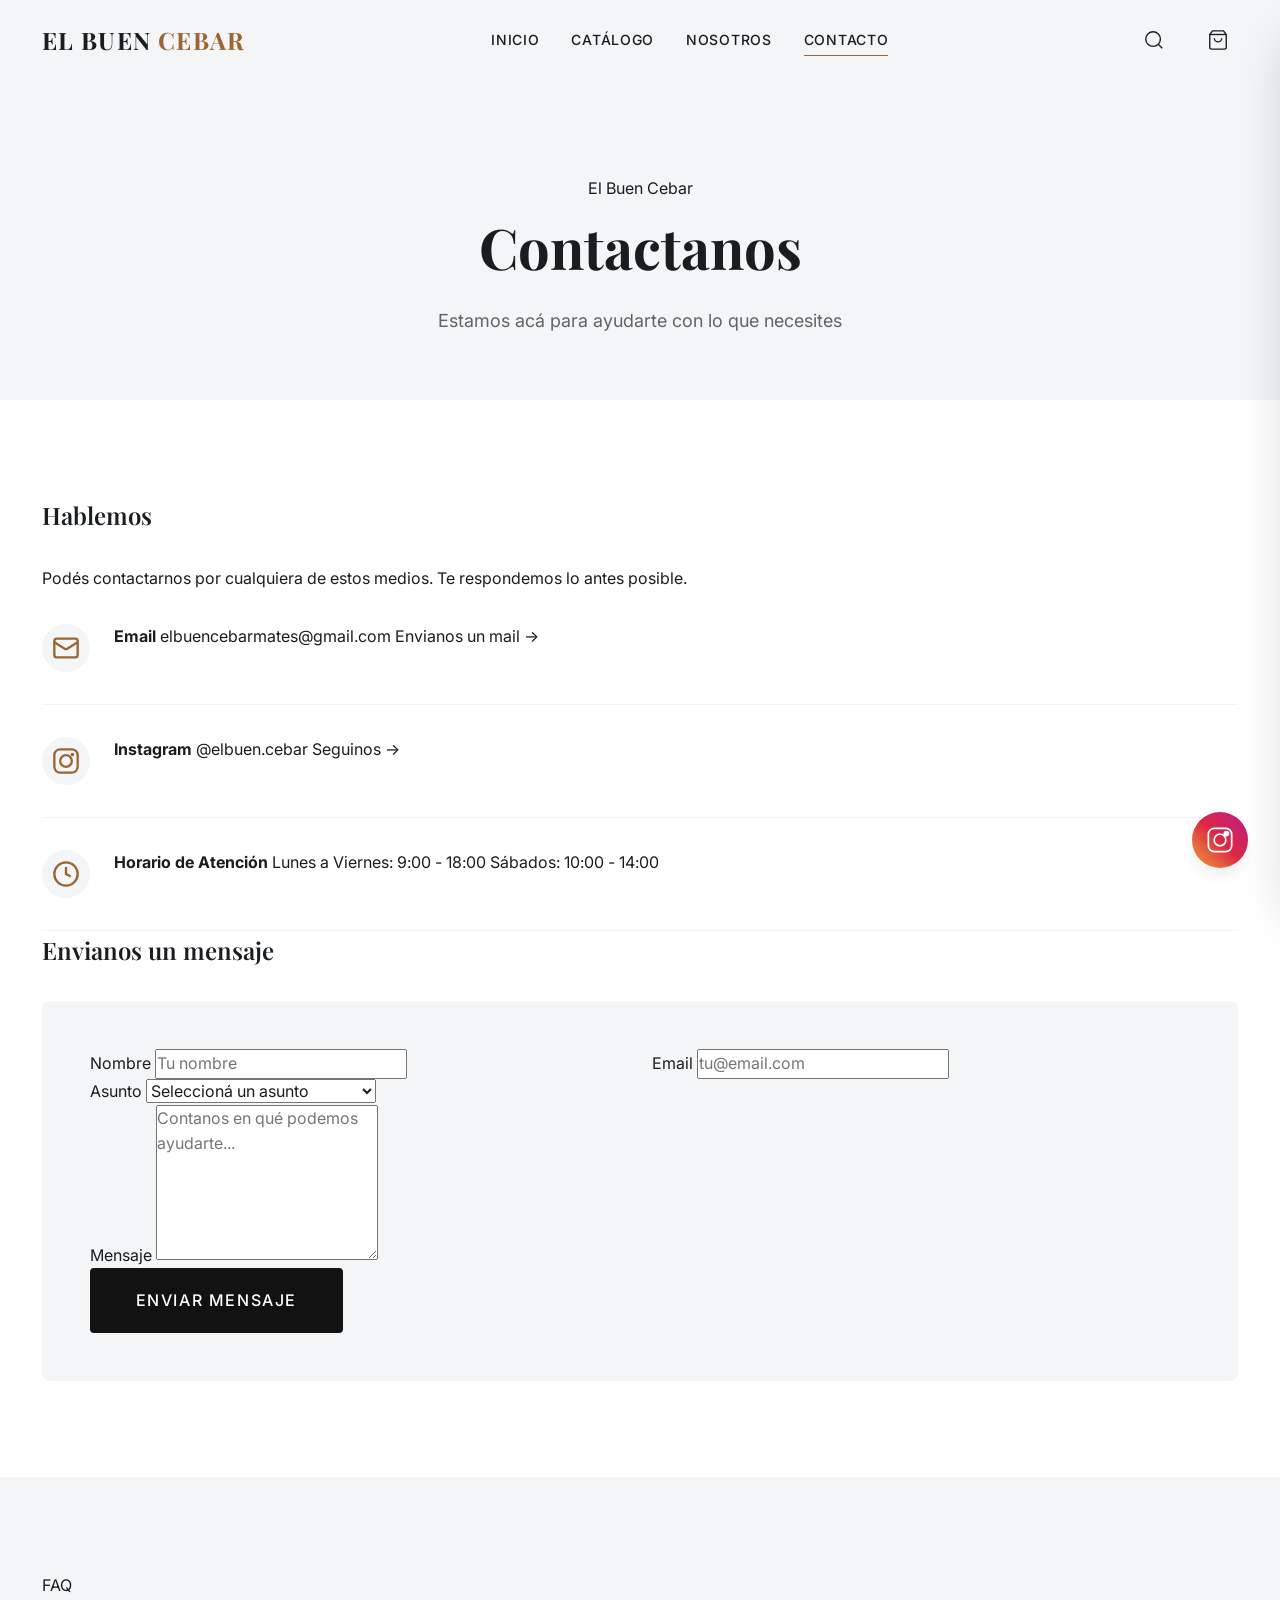
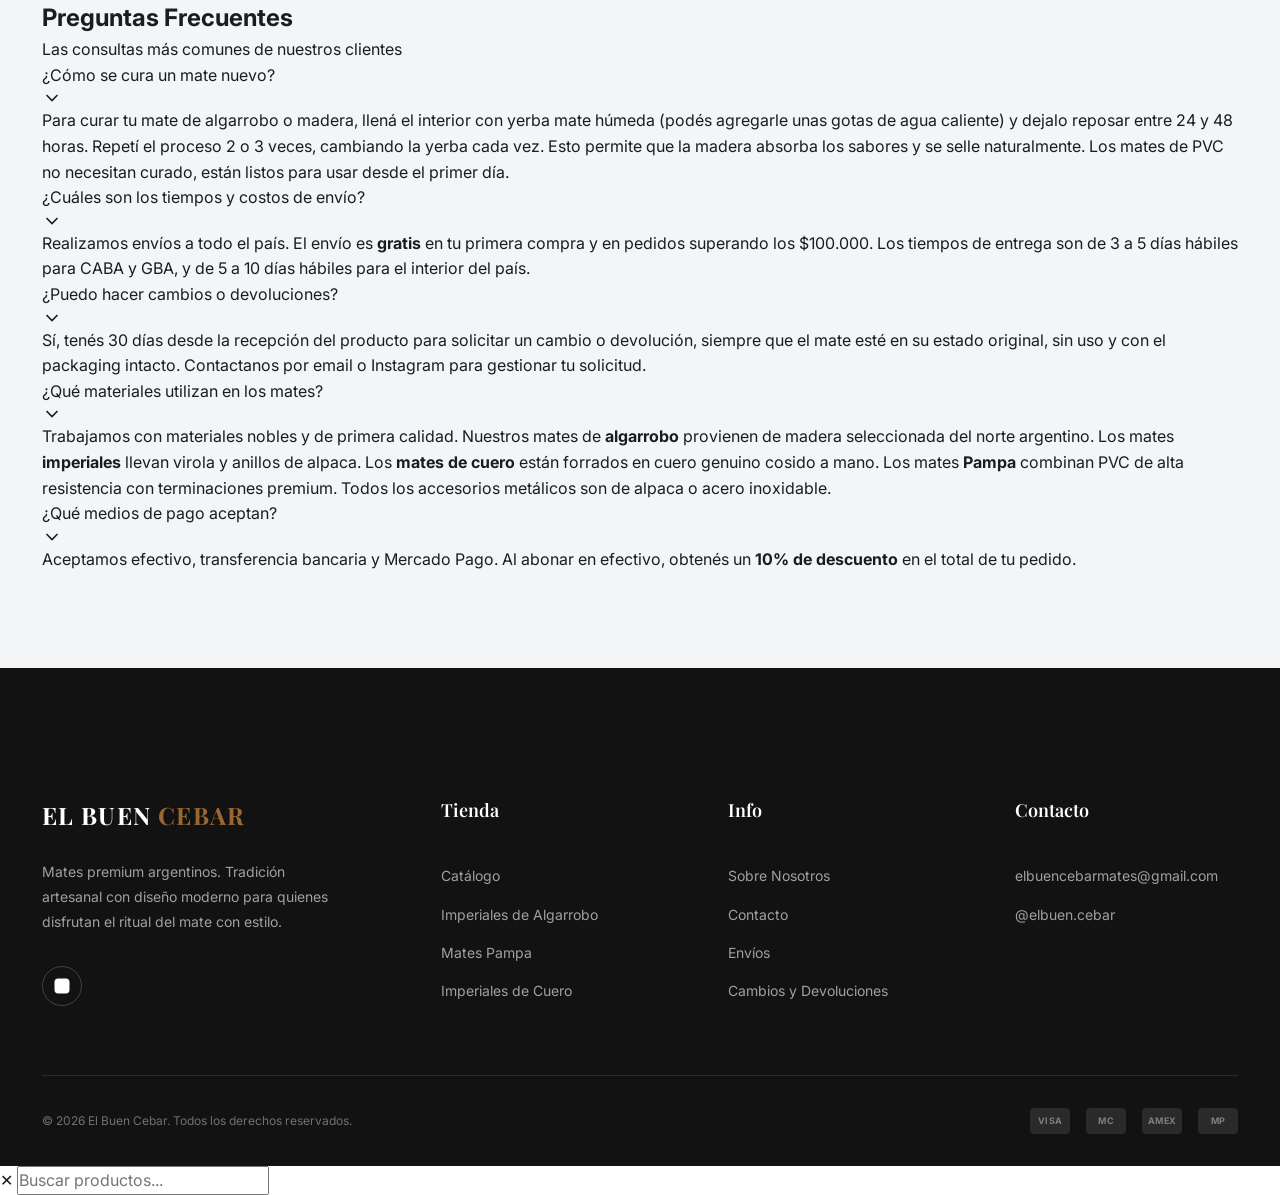
<file: contacto.html>
<!DOCTYPE html>
<html lang="es-AR">
<head>
  <meta charset="UTF-8">
  <meta name="viewport" content="width=device-width, initial-scale=1.0">
  <title>Contacto | El Buen Cebar — Mates Premium Argentinos</title>
  <meta name="description" content="Contactanos por WhatsApp, email o redes sociales. Estamos para ayudarte con tu compra de mates premium artesanales.">
  <meta name="keywords" content="contacto cebate uno, mates premium contacto, whatsapp mates, consultas mates argentinos">
  <meta property="og:title" content="Contacto | El Buen Cebar">
  <meta property="og:description" content="Contactanos por WhatsApp, email o redes sociales. Estamos para ayudarte.">
  <meta property="og:type" content="website">
  <meta property="og:url" content="https://elbuencebar.com/contacto.html">
  <link rel="canonical" href="https://elbuencebar.com/contacto.html">

  <!-- Fonts -->
  <link rel="preconnect" href="https://fonts.googleapis.com">
  <link rel="preconnect" href="https://fonts.gstatic.com" crossorigin>
  <link href="https://fonts.googleapis.com/css2?family=Playfair+Display:ital,wght@0,400..900;1,400..900&family=Inter:wght@300;400;500;600;700&family=Cormorant+Garamond:ital,wght@0,300;0,400;0,500;0,600;0,700;1,300;1,400;1,500;1,600;1,700&display=swap" rel="stylesheet">

  <!-- CSS -->
  <link rel="stylesheet" href="css/variables.css">
  <link rel="stylesheet" href="css/reset.css">
  <link rel="stylesheet" href="css/layout.css">
  <link rel="stylesheet" href="css/components.css">
  <link rel="stylesheet" href="css/animations.css">
  <link rel="stylesheet" href="css/pages/contact.css">
</head>
<body>

  <!-- Navigation -->
  <nav class="nav nav--scrolled">
    <div class="nav__inner">
      <a href="index.html" class="nav__logo">El Buen <span>Cebar</span></a>
      <ul class="nav__links">
        <li><a href="index.html" class="nav__link">Inicio</a></li>
        <li class="nav__link-wrapper">
          <a href="catalogo.html" class="nav__link">Catálogo</a>
          <div class="nav__dropdown">
            <div class="nav__dropdown-col">
              <h4 class="nav__dropdown-title">Por Material</h4>
              <ul class="nav__dropdown-list">
                <li><a href="catalogo.html?material=calabaza" class="nav__dropdown-link">Calabaza</a></li>
                <li><a href="catalogo.html?material=acero" class="nav__dropdown-link">Acero Inoxidable</a></li>
                <li><a href="catalogo.html?material=madera" class="nav__dropdown-link">Madera noble</a></li>
                <li><a href="catalogo.html?material=cuero" class="nav__dropdown-link">Cuero legítimo</a></li>
              </ul>
            </div>
            <div class="nav__dropdown-col">
              <h4 class="nav__dropdown-title">Por Modelo</h4>
              <ul class="nav__dropdown-list">
                <li><a href="catalogo.html?tipo=imperial" class="nav__dropdown-link">Imperial</a></li>
                <li><a href="catalogo.html?tipo=torpedo" class="nav__dropdown-link">Torpedo</a></li>
                <li><a href="catalogo.html?tipo=camionero" class="nav__dropdown-link">Camionero</a></li>
                <li><a href="catalogo.html" class="nav__dropdown-link">Ver todo</a></li>
              </ul>
            </div>
          </div>
        </li>
        <li><a href="nosotros.html" class="nav__link">Nosotros</a></li>
        <li><a href="contacto.html" class="nav__link active">Contacto</a></li>
      </ul>
      <div class="nav__actions">
        <button class="nav__action-btn" data-search-toggle>
          <svg viewBox="0 0 24 24"><circle cx="11" cy="11" r="8"/><path d="m21 21-4.3-4.3"/></svg>
        </button>
        <button class="nav__action-btn" data-cart-toggle>
          <svg viewBox="0 0 24 24"><path d="M6 2 3 6v14a2 2 0 0 0 2 2h14a2 2 0 0 0 2-2V6l-3-4Z"/><path d="M3 6h18"/><path d="M16 10a4 4 0 0 1-8 0"/></svg>
          <span class="nav__cart-count" style="display:none">0</span>
        </button>
      </div>
      <button class="nav__hamburger" aria-label="Menú">
        <span></span><span></span><span></span>
      </button>
    </div>
  </nav>
  <div class="nav__mobile-menu">
    <a href="index.html" class="nav__link">Inicio</a>
    <a href="catalogo.html" class="nav__link">Catálogo</a>
    <a href="nosotros.html" class="nav__link">Nosotros</a>
    <a href="contacto.html" class="nav__link active">Contacto</a>
  </div>

  <main>

    <!-- Contact Hero -->
    <section class="contact-hero">
      <div class="container">
        <p class="contact-hero__label reveal">El Buen Cebar</p>
        <h1 class="contact-hero__title reveal">Contactanos</h1>
        <p class="contact-hero__subtitle reveal">Estamos acá para ayudarte con lo que necesites</p>
      </div>
    </section>

    <!-- Contact Layout -->
    <section class="contact-section">
      <div class="container">
        <div class="contact__grid">

          <!-- Contact Info -->
          <div class="contact-info reveal">
            <h2 class="contact-info__title">Hablemos</h2>
            <p class="contact-info__text">Podés contactarnos por cualquiera de estos medios. Te respondemos lo antes posible.</p>

            <div class="contact-info__items">
              <a href="mailto:elbuencebarmates@gmail.com" class="contact-info__item">
                <div class="contact-info__icon">
                  <svg viewBox="0 0 24 24" width="28" height="28"><rect x="2" y="4" width="20" height="16" rx="2" fill="none" stroke="currentColor" stroke-width="2"/><path d="m22 7-8.97 5.7a1.94 1.94 0 0 1-2.06 0L2 7" fill="none" stroke="currentColor" stroke-width="2"/></svg>
                </div>
                <div class="contact-info__detail">
                  <strong>Email</strong>
                  <span>elbuencebarmates@gmail.com</span>
                  <span class="contact-info__cta">Envianos un mail →</span>
                </div>
              </a>

              <a href="https://instagram.com/elbuen.cebar" target="_blank" class="contact-info__item">
                <div class="contact-info__icon">
                  <svg viewBox="0 0 24 24" width="28" height="28"><rect x="2" y="2" width="20" height="20" rx="5" fill="none" stroke="currentColor" stroke-width="2"/><circle cx="12" cy="12" r="5" fill="none" stroke="currentColor" stroke-width="2"/><circle cx="17.5" cy="6.5" r="1.5" fill="currentColor"/></svg>
                </div>
                <div class="contact-info__detail">
                  <strong>Instagram</strong>
                  <span>@elbuen.cebar</span>
                  <span class="contact-info__cta">Seguinos →</span>
                </div>
              </a>

              <div class="contact-info__item">
                <div class="contact-info__icon">
                  <svg viewBox="0 0 24 24" width="28" height="28"><circle cx="12" cy="12" r="10" fill="none" stroke="currentColor" stroke-width="2"/><polyline points="12 6 12 12 16 14" fill="none" stroke="currentColor" stroke-width="2"/></svg>
                </div>
                <div class="contact-info__detail">
                  <strong>Horario de Atención</strong>
                  <span>Lunes a Viernes: 9:00 - 18:00</span>
                  <span>Sábados: 10:00 - 14:00</span>
                </div>
              </div>
            </div>
          </div>

          <!-- Contact Form -->
          <div class="contact-form-wrapper reveal">
            <h2 class="contact-form__title">Envianos un mensaje</h2>
            <form class="contact-form" onsubmit="event.preventDefault(); this.querySelector('.contact-form__submit').textContent='¡Mensaje enviado!'; this.reset();">
              <div class="contact-form__row">
                <div class="contact-form__field">
                  <label for="contact-name" class="contact-form__label">Nombre</label>
                  <input type="text" id="contact-name" class="contact-form__input" placeholder="Tu nombre" required>
                </div>
                <div class="contact-form__field">
                  <label for="contact-email" class="contact-form__label">Email</label>
                  <input type="email" id="contact-email" class="contact-form__input" placeholder="tu@email.com" required>
                </div>
              </div>
              <div class="contact-form__field">
                <label for="contact-subject" class="contact-form__label">Asunto</label>
                <select id="contact-subject" class="contact-form__select" required>
                  <option value="" disabled selected>Seleccioná un asunto</option>
                  <option value="consulta">Consulta general</option>
                  <option value="compra">Consulta sobre una compra</option>
                  <option value="producto">Consulta sobre un producto</option>
                  <option value="envio">Consulta sobre envíos</option>
                  <option value="mayorista">Venta mayorista</option>
                  <option value="otro">Otro</option>
                </select>
              </div>
              <div class="contact-form__field">
                <label for="contact-message" class="contact-form__label">Mensaje</label>
                <textarea id="contact-message" class="contact-form__textarea" rows="6" placeholder="Contanos en qué podemos ayudarte..." required></textarea>
              </div>
              <button type="submit" class="btn btn--primary btn--lg contact-form__submit">Enviar Mensaje</button>
            </form>
          </div>

        </div>
      </div>
    </section>

    <!-- FAQ Section -->
    <section class="faq-section">
      <div class="container">
        <div class="faq__header reveal">
          <p class="faq__label">FAQ</p>
          <h2 class="faq__title">Preguntas Frecuentes</h2>
          <p class="faq__subtitle">Las consultas más comunes de nuestros clientes</p>
        </div>

        <div class="faq__list">

          <div class="faq__item reveal">
            <button class="faq__question" onclick="this.parentElement.classList.toggle('active')">
              <span>¿Cómo se cura un mate nuevo?</span>
              <svg class="faq__arrow" viewBox="0 0 24 24" width="20" height="20"><path d="m6 9 6 6 6-6" fill="none" stroke="currentColor" stroke-width="2" stroke-linecap="round"/></svg>
            </button>
            <div class="faq__answer">
              <p>Para curar tu mate de algarrobo o madera, llená el interior con yerba mate húmeda (podés agregarle unas gotas de agua caliente) y dejalo reposar entre 24 y 48 horas. Repetí el proceso 2 o 3 veces, cambiando la yerba cada vez. Esto permite que la madera absorba los sabores y se selle naturalmente. Los mates de PVC no necesitan curado, están listos para usar desde el primer día.</p>
            </div>
          </div>

          <div class="faq__item reveal">
            <button class="faq__question" onclick="this.parentElement.classList.toggle('active')">
              <span>¿Cuáles son los tiempos y costos de envío?</span>
              <svg class="faq__arrow" viewBox="0 0 24 24" width="20" height="20"><path d="m6 9 6 6 6-6" fill="none" stroke="currentColor" stroke-width="2" stroke-linecap="round"/></svg>
            </button>
            <div class="faq__answer">
              <p>Realizamos envíos a todo el país. El envío es <strong>gratis</strong> en tu primera compra y en pedidos superando los $100.000. Los tiempos de entrega son de 3 a 5 días hábiles para CABA y GBA, y de 5 a 10 días hábiles para el interior del país.</p>
            </div>
          </div>

          <div class="faq__item reveal">
            <button class="faq__question" onclick="this.parentElement.classList.toggle('active')">
              <span>¿Puedo hacer cambios o devoluciones?</span>
              <svg class="faq__arrow" viewBox="0 0 24 24" width="20" height="20"><path d="m6 9 6 6 6-6" fill="none" stroke="currentColor" stroke-width="2" stroke-linecap="round"/></svg>
            </button>
            <div class="faq__answer">
              <p>Sí, tenés 30 días desde la recepción del producto para solicitar un cambio o devolución, siempre que el mate esté en su estado original, sin uso y con el packaging intacto. Contactanos por email o Instagram para gestionar tu solicitud.</p>
            </div>
          </div>

          <div class="faq__item reveal">
            <button class="faq__question" onclick="this.parentElement.classList.toggle('active')">
              <span>¿Qué materiales utilizan en los mates?</span>
              <svg class="faq__arrow" viewBox="0 0 24 24" width="20" height="20"><path d="m6 9 6 6 6-6" fill="none" stroke="currentColor" stroke-width="2" stroke-linecap="round"/></svg>
            </button>
            <div class="faq__answer">
              <p>Trabajamos con materiales nobles y de primera calidad. Nuestros mates de <strong>algarrobo</strong> provienen de madera seleccionada del norte argentino. Los mates <strong>imperiales</strong> llevan virola y anillos de alpaca. Los <strong>mates de cuero</strong> están forrados en cuero genuino cosido a mano. Los mates <strong>Pampa</strong> combinan PVC de alta resistencia con terminaciones premium. Todos los accesorios metálicos son de alpaca o acero inoxidable.</p>
            </div>
          </div>

          <div class="faq__item reveal">
            <button class="faq__question" onclick="this.parentElement.classList.toggle('active')">
              <span>¿Qué medios de pago aceptan?</span>
              <svg class="faq__arrow" viewBox="0 0 24 24" width="20" height="20"><path d="m6 9 6 6 6-6" fill="none" stroke="currentColor" stroke-width="2" stroke-linecap="round"/></svg>
            </button>
            <div class="faq__answer">
              <p>Aceptamos efectivo, transferencia bancaria y Mercado Pago. Al abonar en efectivo, obtenés un <strong>10% de descuento</strong> en el total de tu pedido.</p>
            </div>
          </div>

        </div>
      </div>
    </section>

  </main>

  <!-- Footer -->
  <footer class="footer">
    <div class="container">
      <div class="footer__grid">
        <div class="footer__col">
          <a href="index.html" class="nav__logo" style="font-size:1.5rem">El Buen <span>Cebar</span></a>
          <p class="footer__brand-description">Mates premium argentinos. Tradición artesanal con diseño moderno para quienes disfrutan el ritual del mate con estilo.</p>
          <div class="footer__social">
            <a href="https://instagram.com/elbuen.cebar" target="_blank" class="footer__social-link" aria-label="Instagram">
              <svg viewBox="0 0 24 24"><rect x="2" y="2" width="20" height="20" rx="5"/><circle cx="12" cy="12" r="5"/><circle cx="17.5" cy="6.5" r="1.5"/></svg>
            </a>
          </div>
        </div>
        <div class="footer__col">
          <h4 class="footer__col-title">Tienda</h4>
          <a href="catalogo.html" class="footer__link">Catálogo</a>
          <a href="catalogo.html?cat=algarrobo" class="footer__link">Imperiales de Algarrobo</a>
          <a href="catalogo.html?cat=pampa" class="footer__link">Mates Pampa</a>
          <a href="catalogo.html?cat=cuero" class="footer__link">Imperiales de Cuero</a>
        </div>
        <div class="footer__col">
          <h4 class="footer__col-title">Info</h4>
          <a href="nosotros.html" class="footer__link">Sobre Nosotros</a>
          <a href="contacto.html" class="footer__link">Contacto</a>
          <a href="#" class="footer__link">Envíos</a>
          <a href="#" class="footer__link">Cambios y Devoluciones</a>
        </div>
        <div class="footer__col">
          <h4 class="footer__col-title">Contacto</h4>
          <a href="mailto:elbuencebarmates@gmail.com" class="footer__link">elbuencebarmates@gmail.com</a>
          <a href="https://instagram.com/elbuen.cebar" class="footer__link">@elbuen.cebar</a>
        </div>
      </div>
      <div class="footer__bottom">
        <p>© 2026 El Buen Cebar. Todos los derechos reservados.</p>
        <div class="footer__payment-icons">
          <span class="footer__payment-icon">VISA</span>
          <span class="footer__payment-icon">MC</span>
          <span class="footer__payment-icon">AMEX</span>
          <span class="footer__payment-icon">MP</span>
        </div>
      </div>
    </div>
  </footer>

  <!-- Search Modal -->
  <div class="search-modal">
    <button class="search-modal__close">✕</button>
    <input type="text" class="search-modal__input" placeholder="Buscar productos...">
    <div class="search-modal__results"></div>
  </div>

  <!-- Cart Sidebar -->
  <div class="cart-overlay"></div>
  <div class="cart-sidebar">
    <div class="cart-sidebar__header">
      <h3 class="cart-sidebar__title">Tu Carrito</h3>
      <button class="cart-sidebar__close" onclick="Cart.toggleSidebar()">✕</button>
    </div>
    <div class="cart-sidebar__items"></div>
    <div class="cart-sidebar__footer">
      <div class="cart-sidebar__total">
        <span>Total</span>
        <span class="cart-sidebar__total-price">$ 0</span>
      </div>
      <a href="carrito.html" class="btn btn--primary btn--full">Ver Carrito</a>
      <a href="checkout.html" class="btn btn--outline btn--full" style="margin-top:var(--space-sm)">Finalizar Compra</a>
    </div>
  </div>

  <!-- ═══════════════════════════════════════════
       INSTAGRAM FLOAT
       ═══════════════════════════════════════════ -->
  <a href="https://instagram.com/elbuen.cebar" target="_blank" rel="noopener" class="instagram-float visible" aria-label="Seguinos en Instagram">
    <svg viewBox="0 0 24 24"><rect x="2" y="2" width="20" height="20" rx="5" fill="none" stroke="currentColor" stroke-width="1.5"/><circle cx="12" cy="12" r="5" fill="none" stroke="currentColor" stroke-width="1.5"/><circle cx="17.5" cy="6.5" r="1.5" fill="currentColor"/></svg>
  </a>

  <!-- JS -->
  <script src="js/products.js"></script>
  <script src="js/cart.js"></script>
  <script src="js/animations.js"></script>
  <script src="js/ui.js"></script>
  <script src="js/app.js"></script>

</body>
</html>
</file>
<file: css/variables.css>
/* ============================================
   CEBATE UNO — Design Tokens
   Premium Mate Store
   ============================================ */

:root {
  /* ── Colors ── */
  --color-primary:        #121212;
  --color-primary-rgb:    18, 18, 18;
  --color-bg:             #FFFFFF;
  --color-bg-rgb:         255, 255, 255;
  --color-white:          #FFFFFF;
  --color-beige:          #8E9094;
  --color-beige-light:    #D1D3D6;
  --color-gold:           #9C6634;
  --color-gold-light:     #B57E4A;
  --color-gold-dark:      #6F421C;
  --color-wood:           #9C6634;
  --color-wood-light:     #B57E4A;
  --color-wood-dark:      #6F421C;
  --color-text:           #1A1D20;
  --color-text-secondary: #5E646A;
  --color-text-muted:     #8E949D;
  --color-surface:        #F4F5F7;
  --color-surface-dark:   #E9ECEF;
  --color-border:         #E2E5E9;
  --color-border-light:   #F1F3F5;
  --color-success:        #2D6A4F;
  --color-error:          #9B2226;
  --color-overlay:        rgba(18, 18, 18, 0.6);

  /* ── Typography ── */
  --font-display:  'Playfair Display', 'Georgia', serif;
  --font-body:     'Inter', 'Helvetica Neue', sans-serif;
  --font-accent:   'Cormorant Garamond', 'Georgia', serif;

  /* Font Sizes — Fluid Typography */
  --text-xs:    clamp(0.7rem, 0.65rem + 0.25vw, 0.75rem);
  --text-sm:    clamp(0.8rem, 0.75rem + 0.25vw, 0.875rem);
  --text-base:  clamp(0.9rem, 0.85rem + 0.25vw, 1rem);
  --text-lg:    clamp(1rem, 0.95rem + 0.3vw, 1.125rem);
  --text-xl:    clamp(1.1rem, 1rem + 0.5vw, 1.25rem);
  --text-2xl:   clamp(1.25rem, 1.1rem + 0.75vw, 1.5rem);
  --text-3xl:   clamp(1.5rem, 1.2rem + 1.5vw, 2rem);
  --text-4xl:   clamp(1.8rem, 1.4rem + 2vw, 2.5rem);
  --text-5xl:   clamp(2.2rem, 1.5rem + 3.5vw, 3.5rem);
  --text-6xl:   clamp(2.8rem, 1.8rem + 5vw, 5rem);

  /* Font Weights */
  --weight-light:    300;
  --weight-regular:  400;
  --weight-medium:   500;
  --weight-semibold: 600;
  --weight-bold:     700;

  /* Line Heights */
  --leading-tight:   1.15;
  --leading-snug:    1.3;
  --leading-normal:  1.6;
  --leading-relaxed: 1.8;

  /* Letter Spacing */
  --tracking-tight:    -0.02em;
  --tracking-normal:   0;
  --tracking-wide:     0.05em;
  --tracking-wider:    0.1em;
  --tracking-widest:   0.2em;

  /* ── Spacing ── */
  --space-2xs:  0.25rem;   /* 4px */
  --space-xs:   0.5rem;    /* 8px */
  --space-sm:   0.75rem;   /* 12px */
  --space-md:   1rem;      /* 16px */
  --space-lg:   1.5rem;    /* 24px */
  --space-xl:   2rem;      /* 32px */
  --space-2xl:  3rem;      /* 48px */
  --space-3xl:  4rem;      /* 64px */
  --space-4xl:  6rem;      /* 96px */
  --space-5xl:  8rem;      /* 128px */
  --space-6xl:  10rem;     /* 160px */

  /* Section Spacing — Generous breathing room */
  --section-padding: clamp(4rem, 3rem + 5vw, 8rem);

  /* ── Layout ── */
  --container-max:     1400px;
  --container-narrow:  900px;
  --container-wide:    1600px;
  --container-padding: clamp(1.25rem, 1rem + 2vw, 3rem);
  --nav-height:        80px;

  /* ── Borders ── */
  --radius-sm:   4px;
  --radius-md:   8px;
  --radius-lg:   12px;
  --radius-xl:   16px;
  --radius-2xl:  24px;
  --radius-full: 9999px;

  /* ── Shadows ── */
  --shadow-xs:   0 1px 2px rgba(0, 0, 0, 0.04);
  --shadow-sm:   0 1px 3px rgba(0, 0, 0, 0.06), 0 1px 2px rgba(0, 0, 0, 0.04);
  --shadow-md:   0 4px 6px -1px rgba(0, 0, 0, 0.07), 0 2px 4px -2px rgba(0, 0, 0, 0.05);
  --shadow-lg:   0 10px 15px -3px rgba(0, 0, 0, 0.08), 0 4px 6px -4px rgba(0, 0, 0, 0.05);
  --shadow-xl:   0 20px 25px -5px rgba(0, 0, 0, 0.1), 0 8px 10px -6px rgba(0, 0, 0, 0.06);
  --shadow-2xl:  0 25px 50px -12px rgba(0, 0, 0, 0.2);
  --shadow-gold: 0 4px 15px rgba(184, 149, 79, 0.3);
  --shadow-card: 0 2px 8px rgba(0, 0, 0, 0.04), 0 8px 24px rgba(0, 0, 0, 0.06);
  --shadow-card-hover: 0 4px 12px rgba(0, 0, 0, 0.06), 0 16px 40px rgba(0, 0, 0, 0.1);

  /* ── Transitions ── */
  --ease-out:      cubic-bezier(0.16, 1, 0.3, 1);
  --ease-in-out:   cubic-bezier(0.65, 0, 0.35, 1);
  --ease-spring:   cubic-bezier(0.34, 1.56, 0.64, 1);
  --ease-smooth:   cubic-bezier(0.4, 0, 0.2, 1);
  --duration-fast:  150ms;
  --duration-base:  300ms;
  --duration-slow:  500ms;
  --duration-slower: 700ms;
  --transition-fast:  150ms var(--ease-out);
  --transition-base:  300ms var(--ease-out);
  --transition-slow:  500ms var(--ease-out);

  /* ── Z-Index ── */
  --z-base:     1;
  --z-dropdown: 100;
  --z-sticky:   200;
  --z-overlay:  300;
  --z-modal:    400;
  --z-toast:    500;
  --z-max:      9999;
}

/* ── Dark surface overrides (for dark sections) ── */
.theme-dark {
  --color-text:           #FFFFFF;
  --color-text-secondary: #B0B0B0;
  --color-border:         rgba(255, 255, 255, 0.1);
}
</file>
<file: css/layout.css>
/* ============================================
   CEBATE UNO — Layout System
   Container, grid, flex utilities
   ============================================ */

/* ── Container ── */
.container {
  width: 100%;
  max-width: var(--container-max);
  margin-inline: auto;
  padding-inline: var(--container-padding);
}

.container--narrow {
  max-width: var(--container-narrow);
}

.container--wide {
  max-width: var(--container-wide);
}

/* ── Section ── */
.section {
  padding-block: var(--section-padding);
}

.section--sm {
  padding-block: var(--space-3xl);
}

.section--dark {
  background-color: var(--color-primary);
  color: var(--color-bg);
}

.section--cream {
  background-color: var(--color-surface);
}

.section--beige {
  background-color: var(--color-surface-dark);
}

/* ── Grid System ── */
.grid {
  display: grid;
  gap: var(--space-xl);
}

.grid--2 {
  grid-template-columns: repeat(2, 1fr);
}

.grid--3 {
  grid-template-columns: repeat(3, 1fr);
}

.grid--4 {
  grid-template-columns: repeat(4, 1fr);
}

.grid--auto-fit {
  grid-template-columns: repeat(auto-fit, minmax(280px, 1fr));
}

.grid--auto-fill {
  grid-template-columns: repeat(auto-fill, minmax(280px, 1fr));
}

/* Asymmetric grids */
.grid--60-40 {
  grid-template-columns: 1.5fr 1fr;
}

.grid--40-60 {
  grid-template-columns: 1fr 1.5fr;
}

.grid--70-30 {
  grid-template-columns: 2.3fr 1fr;
}

/* ── Flex Utilities ── */
.flex {
  display: flex;
}

.flex--center {
  display: flex;
  align-items: center;
  justify-content: center;
}

.flex--between {
  display: flex;
  align-items: center;
  justify-content: space-between;
}

.flex--column {
  display: flex;
  flex-direction: column;
}

.flex--wrap {
  flex-wrap: wrap;
}

.flex--gap-sm {
  gap: var(--space-sm);
}

.flex--gap-md {
  gap: var(--space-md);
}

.flex--gap-lg {
  gap: var(--space-lg);
}

.flex--gap-xl {
  gap: var(--space-xl);
}

/* ── Alignment ── */
.text-center { text-align: center; }
.text-left   { text-align: left; }
.text-right  { text-align: right; }

.mx-auto { margin-inline: auto; }

.items-center   { align-items: center; }
.items-start    { align-items: flex-start; }
.items-end      { align-items: flex-end; }
.justify-center { justify-content: center; }
.justify-between { justify-content: space-between; }

/* ── Spacing Utilities ── */
.mt-xs  { margin-top: var(--space-xs); }
.mt-sm  { margin-top: var(--space-sm); }
.mt-md  { margin-top: var(--space-md); }
.mt-lg  { margin-top: var(--space-lg); }
.mt-xl  { margin-top: var(--space-xl); }
.mt-2xl { margin-top: var(--space-2xl); }
.mt-3xl { margin-top: var(--space-3xl); }

.mb-xs  { margin-bottom: var(--space-xs); }
.mb-sm  { margin-bottom: var(--space-sm); }
.mb-md  { margin-bottom: var(--space-md); }
.mb-lg  { margin-bottom: var(--space-lg); }
.mb-xl  { margin-bottom: var(--space-xl); }
.mb-2xl { margin-bottom: var(--space-2xl); }

/* ── Visibility ── */
.sr-only {
  position: absolute;
  width: 1px;
  height: 1px;
  padding: 0;
  margin: -1px;
  overflow: hidden;
  clip: rect(0, 0, 0, 0);
  white-space: nowrap;
  border-width: 0;
}

.hidden { display: none !important; }

/* ── Responsive ── */
@media (max-width: 1024px) {
  .grid--4 {
    grid-template-columns: repeat(2, 1fr);
  }
  .grid--3 {
    grid-template-columns: repeat(2, 1fr);
  }
  .grid--60-40,
  .grid--40-60,
  .grid--70-30 {
    grid-template-columns: 1fr;
  }
}

@media (max-width: 768px) {
  .grid--2,
  .grid--3,
  .grid--4 {
    grid-template-columns: 1fr;
  }
  .grid--auto-fit,
  .grid--auto-fill {
    grid-template-columns: 1fr;
  }
  
  .hide-mobile { display: none !important; }
}

@media (min-width: 769px) {
  .hide-desktop { display: none !important; }
}
</file>
<file: css/components.css>
/* ============================================
   CEBATE UNO — Components
   Reusable UI components
   ============================================ */

/* ── NAVIGATION ── */
.nav {
  position: fixed;
  top: 0;
  left: 0;
  right: 0;
  z-index: var(--z-sticky);
  height: var(--nav-height);
  display: flex;
  align-items: center;
  padding-inline: var(--container-padding);
  transition: background-color var(--transition-base),
              box-shadow var(--transition-base),
              backdrop-filter var(--transition-base);
}

.nav--transparent {
  background-color: transparent;
  color: var(--color-white);
}

.nav--scrolled {
  background-color: rgba(250, 250, 245, 0.95);
  backdrop-filter: blur(20px);
  -webkit-backdrop-filter: blur(20px);
  box-shadow: 0 1px 0 var(--color-border);
  color: var(--color-text);
}

.nav__inner {
  display: flex;
  align-items: center;
  justify-content: space-between;
  width: 100%;
  max-width: var(--container-max);
  margin-inline: auto;
}

.nav__logo {
  font-family: var(--font-display);
  font-size: var(--text-2xl);
  font-weight: var(--weight-bold);
  letter-spacing: var(--tracking-wide);
  text-transform: uppercase;
  flex-shrink: 0;
}

.nav__logo span {
  color: var(--color-gold);
}

.nav__links {
  display: flex;
  align-items: center;
  gap: var(--space-xl);
}

.nav__link {
  font-size: var(--text-sm);
  font-weight: var(--weight-medium);
  letter-spacing: var(--tracking-wide);
  text-transform: uppercase;
  position: relative;
  padding-block: var(--space-xs);
}

.nav__link::after {
  content: '';
  position: absolute;
  bottom: 0;
  left: 0;
  width: 0;
  height: 1px;
  background: var(--color-gold);
  transition: width var(--transition-base);
}

.nav__link:hover::after,
.nav__link.active::after {
  width: 100%;
}

.nav__actions {
  display: flex;
  align-items: center;
  gap: var(--space-lg);
}

.nav__action-btn {
  position: relative;
  display: flex;
  align-items: center;
  justify-content: center;
  width: 40px;
  height: 40px;
  transition: color var(--transition-fast);
}

.nav__action-btn:hover {
  color: var(--color-gold);
}

.nav__action-btn svg {
  width: 22px;
  height: 22px;
  stroke: currentColor;
  fill: none;
  stroke-width: 1.5;
}

.nav__cart-count {
  position: absolute;
  top: 2px;
  right: 2px;
  width: 18px;
  height: 18px;
  background: var(--color-gold);
  color: var(--color-white);
  font-size: 10px;
  font-weight: var(--weight-bold);
  border-radius: 50%;
  display: flex;
  align-items: center;
  justify-content: center;
  line-height: 1;
}

/* Mobile menu toggle */
.nav__hamburger {
  display: none;
  flex-direction: column;
  gap: 5px;
  width: 28px;
  cursor: pointer;
}

.nav__hamburger span {
  display: block;
  width: 100%;
  height: 1.5px;
  background: currentColor;
  transition: transform var(--transition-base), opacity var(--transition-base);
}

.nav__hamburger.active span:nth-child(1) {
  transform: translateY(6.5px) rotate(45deg);
}

.nav__hamburger.active span:nth-child(2) {
  opacity: 0;
}

.nav__hamburger.active span:nth-child(3) {
  transform: translateY(-6.5px) rotate(-45deg);
}

/* Mobile menu */
.nav__mobile-menu {
  display: none;
  position: fixed;
  top: var(--nav-height);
  left: 0;
  right: 0;
  bottom: 0;
  background: var(--color-bg);
  padding: var(--space-3xl) var(--container-padding);
  z-index: var(--z-overlay);
  opacity: 0;
  transform: translateY(-10px);
  transition: opacity var(--transition-base), transform var(--transition-base);
}

.nav__mobile-menu.active {
  display: flex;
  flex-direction: column;
  opacity: 1;
  transform: translateY(0);
}

.nav__mobile-menu .nav__link {
  font-size: var(--text-xl);
  padding-block: var(--space-md);
  display: block;
  color: var(--color-text);
}

@media (max-width: 768px) {
  .nav__links { display: none; }
  .nav__hamburger { display: flex; }
}


/* ── BUTTONS ── */
.btn {
  display: inline-flex;
  align-items: center;
  justify-content: center;
  gap: var(--space-xs);
  padding: 14px 32px;
  font-family: var(--font-body);
  font-size: var(--text-sm);
  font-weight: var(--weight-medium);
  letter-spacing: var(--tracking-wider);
  text-transform: uppercase;
  border: 1px solid transparent;
  border-radius: 0;
  cursor: pointer;
  transition: all var(--transition-base);
  position: relative;
  overflow: hidden;
  white-space: nowrap;
}

.btn--primary {
  background: var(--color-gold);
  color: var(--color-white);
  border-color: var(--color-gold);
}

.btn--primary:hover {
  background: var(--color-gold-dark);
  border-color: var(--color-gold-dark);
  box-shadow: var(--shadow-gold);
}

.btn--secondary {
  background: var(--color-primary);
  color: var(--color-white);
  border-color: var(--color-primary);
}

.btn--secondary:hover {
  background: #222;
  border-color: #222;
}

.btn--outline {
  background: transparent;
  color: var(--color-text);
  border-color: var(--color-text);
}

.btn--outline:hover {
  background: var(--color-text);
  color: var(--color-white);
}

.btn--outline-light {
  background: transparent;
  color: var(--color-white);
  border-color: var(--color-white);
}

.btn--outline-light:hover {
  background: var(--color-white);
  color: var(--color-text);
}

.btn--outline-gold {
  background: transparent;
  color: var(--color-gold);
  border-color: var(--color-gold);
}

.btn--outline-gold:hover {
  background: var(--color-gold);
  color: var(--color-white);
}

.btn--ghost {
  background: transparent;
  color: var(--color-text);
  padding: 10px 16px;
}

.btn--ghost:hover {
  color: var(--color-gold);
}

.btn--lg {
  padding: 18px 44px;
  font-size: var(--text-base);
}

.btn--sm {
  padding: 10px 20px;
  font-size: var(--text-xs);
}

.btn--full {
  width: 100%;
}

.btn--icon {
  padding: 12px;
}

.btn svg {
  width: 18px;
  height: 18px;
}

/* Button shine effect */
.btn--shine::after {
  content: '';
  position: absolute;
  top: 0;
  left: -100%;
  width: 100%;
  height: 100%;
  background: linear-gradient(
    90deg,
    transparent,
    rgba(255, 255, 255, 0.2),
    transparent
  );
  transition: left 0.5s ease;
}

.btn--shine:hover::after {
  left: 100%;
}


/* ── PRODUCT CARD ── */
.product-card {
  position: relative;
  background: var(--color-white);
  border-radius: var(--radius-md);
  overflow: hidden;
  transition: transform var(--transition-base), box-shadow var(--transition-base);
}

.product-card:hover {
  transform: translateY(-4px);
  box-shadow: var(--shadow-card-hover);
}

.product-card__image {
  position: relative;
  aspect-ratio: 1;
  overflow: hidden;
  background: var(--color-surface);
}

.product-card__image img {
  width: 100%;
  height: 100%;
  object-fit: cover;
  transition: transform var(--duration-slow) var(--ease-out);
}

.product-card:hover .product-card__image img {
  transform: scale(1.06);
}

.product-card__badge {
  position: absolute;
  top: var(--space-md);
  left: var(--space-md);
  padding: 4px 12px;
  font-size: var(--text-xs);
  font-weight: var(--weight-semibold);
  letter-spacing: var(--tracking-wide);
  text-transform: uppercase;
  z-index: 2;
}

.product-card__badge--sale {
  background: var(--color-error);
  color: var(--color-white);
}

.product-card__badge--new {
  background: var(--color-gold);
  color: var(--color-white);
}

.product-card__badge--bestseller {
  background: var(--color-primary);
  color: var(--color-white);
}

.product-card__quick-actions {
  position: absolute;
  bottom: var(--space-md);
  left: 50%;
  transform: translateX(-50%) translateY(10px);
  opacity: 0;
  transition: opacity var(--transition-base), transform var(--transition-base);
  z-index: 2;
}

.product-card:hover .product-card__quick-actions {
  opacity: 1;
  transform: translateX(-50%) translateY(0);
}

.product-card__info {
  padding: var(--space-lg);
}

.product-card__category {
  font-size: var(--text-xs);
  font-weight: var(--weight-medium);
  letter-spacing: var(--tracking-wider);
  text-transform: uppercase;
  color: var(--color-text-muted);
  margin-bottom: var(--space-2xs);
}

.product-card__name {
  font-family: var(--font-display);
  font-size: var(--text-lg);
  font-weight: var(--weight-semibold);
  color: var(--color-text);
  margin-bottom: var(--space-xs);
  line-height: var(--leading-snug);
}

.product-card__name a:hover {
  color: var(--color-gold);
}

.product-card__price {
  display: flex;
  align-items: center;
  gap: var(--space-xs);
}

.product-card__price-current {
  font-size: var(--text-lg);
  font-weight: var(--weight-bold);
  color: var(--color-text);
}

.product-card__price-original {
  font-size: var(--text-sm);
  color: var(--color-text-muted);
  text-decoration: line-through;
}

.product-card__price-discount {
  font-size: var(--text-xs);
  font-weight: var(--weight-semibold);
  color: var(--color-error);
  background: rgba(155, 34, 38, 0.08);
  padding: 2px 8px;
  border-radius: var(--radius-sm);
}


/* ── RATING ── */
.rating {
  display: flex;
  align-items: center;
  gap: 2px;
}

.rating__star {
  color: var(--color-gold);
  font-size: 14px;
}

.rating__star--empty {
  color: var(--color-border);
}

.rating__count {
  margin-left: var(--space-xs);
  font-size: var(--text-xs);
  color: var(--color-text-muted);
}


/* ── SECTION HEADERS ── */
.section-header {
  text-align: center;
  max-width: 700px;
  margin-inline: auto;
  margin-bottom: var(--space-3xl);
}

.section-header__label {
  font-size: var(--text-xs);
  font-weight: var(--weight-medium);
  letter-spacing: var(--tracking-widest);
  text-transform: uppercase;
  color: var(--color-gold);
  margin-bottom: var(--space-md);
  display: block;
}

.section-header__title {
  font-family: var(--font-display);
  font-size: var(--text-4xl);
  font-weight: var(--weight-bold);
  line-height: var(--leading-tight);
  margin-bottom: var(--space-lg);
}

.section-header__subtitle {
  font-size: var(--text-lg);
  color: var(--color-text-secondary);
  line-height: var(--leading-relaxed);
}

/* Gold line separator */
.gold-line {
  width: 60px;
  height: 1px;
  background: var(--color-gold);
  margin-inline: auto;
  margin-block: var(--space-lg);
}

.gold-line--left {
  margin-inline: 0;
}


/* ── TESTIMONIAL CARD ── */
.testimonial-card {
  background: var(--color-white);
  padding: var(--space-2xl);
  border-radius: var(--radius-md);
  border: 1px solid var(--color-border-light);
  position: relative;
}

.testimonial-card__quote {
  font-family: var(--font-accent);
  font-size: var(--text-xl);
  font-style: italic;
  line-height: var(--leading-relaxed);
  color: var(--color-text);
  margin-bottom: var(--space-xl);
}

.testimonial-card__quote::before {
  content: '"';
  font-family: var(--font-display);
  font-size: var(--text-5xl);
  color: var(--color-gold);
  line-height: 0;
  display: block;
  margin-bottom: var(--space-md);
}

.testimonial-card__author {
  display: flex;
  align-items: center;
  gap: var(--space-md);
}

.testimonial-card__avatar {
  width: 48px;
  height: 48px;
  border-radius: 50%;
  overflow: hidden;
  background: var(--color-surface);
}

.testimonial-card__avatar img {
  width: 100%;
  height: 100%;
  object-fit: cover;
}

.testimonial-card__name {
  font-weight: var(--weight-semibold);
  font-size: var(--text-sm);
}

.testimonial-card__location {
  font-size: var(--text-xs);
  color: var(--color-text-muted);
}


/* ── BENEFIT ITEM ── */
.benefit {
  display: flex;
  flex-direction: column;
  align-items: center;
  text-align: center;
  padding: var(--space-xl);
}

.benefit__icon {
  width: 56px;
  height: 56px;
  display: flex;
  align-items: center;
  justify-content: center;
  margin-bottom: var(--space-lg);
  color: var(--color-gold);
}

.benefit__icon svg {
  width: 32px;
  height: 32px;
  stroke: currentColor;
  fill: none;
  stroke-width: 1.5;
}

.benefit__title {
  font-family: var(--font-display);
  font-size: var(--text-lg);
  font-weight: var(--weight-semibold);
  margin-bottom: var(--space-xs);
}

.benefit__text {
  font-size: var(--text-sm);
  color: var(--color-text-secondary);
  line-height: var(--leading-relaxed);
}


/* ── CATEGORY CARD ── */
.category-card {
  position: relative;
  overflow: hidden;
  border-radius: var(--radius-md);
  aspect-ratio: 4/5;
  cursor: pointer;
}

.category-card__image {
  position: absolute;
  inset: 0;
  background-size: cover;
  background-position: center;
  transition: transform var(--duration-slow) var(--ease-out);
}

.category-card:hover .category-card__image {
  transform: scale(1.08);
}

.category-card__overlay {
  position: absolute;
  inset: 0;
  background: linear-gradient(
    to top,
    rgba(10, 10, 10, 0.7) 0%,
    rgba(10, 10, 10, 0.1) 60%,
    transparent 100%
  );
  z-index: 1;
}

.category-card__content {
  position: absolute;
  bottom: 0;
  left: 0;
  right: 0;
  padding: var(--space-2xl);
  z-index: 2;
  color: var(--color-white);
}

.category-card__title {
  font-family: var(--font-display);
  font-size: var(--text-3xl);
  font-weight: var(--weight-bold);
  margin-bottom: var(--space-xs);
}

.category-card__count {
  font-size: var(--text-sm);
  opacity: 0.8;
  letter-spacing: var(--tracking-wide);
}


/* ── BREADCRUMB ── */
.breadcrumb {
  display: flex;
  align-items: center;
  gap: var(--space-xs);
  font-size: var(--text-sm);
  color: var(--color-text-muted);
  padding-block: var(--space-lg);
}

.breadcrumb__separator {
  font-size: var(--text-xs);
}

.breadcrumb a:hover {
  color: var(--color-gold);
}

.breadcrumb__current {
  color: var(--color-text);
  font-weight: var(--weight-medium);
}


/* ── FORM ELEMENTS ── */
.form-group {
  margin-bottom: var(--space-lg);
}

.form-label {
  display: block;
  font-size: var(--text-sm);
  font-weight: var(--weight-medium);
  margin-bottom: var(--space-xs);
  color: var(--color-text);
}

.form-input,
.form-select,
.form-textarea {
  width: 100%;
  padding: 14px 16px;
  font-size: var(--text-base);
  border: 1px solid var(--color-border);
  background: var(--color-white);
  border-radius: var(--radius-sm);
  transition: border-color var(--transition-fast), box-shadow var(--transition-fast);
}

.form-input:focus,
.form-select:focus,
.form-textarea:focus {
  outline: none;
  border-color: var(--color-gold);
  box-shadow: 0 0 0 3px rgba(184, 149, 79, 0.1);
}

.form-input::placeholder {
  color: var(--color-text-muted);
}

.form-textarea {
  min-height: 120px;
  resize: vertical;
}

.form-error {
  font-size: var(--text-xs);
  color: var(--color-error);
  margin-top: var(--space-2xs);
}

.form-input.error {
  border-color: var(--color-error);
}


/* ── FOOTER ── */
.footer {
  background: var(--color-primary);
  color: var(--color-bg);
  padding-top: var(--space-5xl);
}

.footer__grid {
  display: grid;
  grid-template-columns: 1.5fr 1fr 1fr 1fr;
  gap: var(--space-3xl);
  padding-bottom: var(--space-3xl);
  border-bottom: 1px solid rgba(255, 255, 255, 0.1);
}

.footer__brand-description {
  font-size: var(--text-sm);
  color: rgba(255, 255, 255, 0.6);
  line-height: var(--leading-relaxed);
  margin-top: var(--space-lg);
  max-width: 300px;
}

.footer__social {
  display: flex;
  gap: var(--space-md);
  margin-top: var(--space-xl);
}

.footer__social-link {
  width: 40px;
  height: 40px;
  display: flex;
  align-items: center;
  justify-content: center;
  border: 1px solid rgba(255, 255, 255, 0.2);
  border-radius: 50%;
  transition: all var(--transition-fast);
}

.footer__social-link:hover {
  border-color: var(--color-gold);
  background: var(--color-gold);
  color: var(--color-white);
}

.footer__social-link svg {
  width: 18px;
  height: 18px;
  fill: currentColor;
}

.footer__col-title {
  font-family: var(--font-display);
  font-size: var(--text-lg);
  font-weight: var(--weight-semibold);
  margin-bottom: var(--space-xl);
}

.footer__link {
  display: block;
  font-size: var(--text-sm);
  color: rgba(255, 255, 255, 0.6);
  padding-block: var(--space-xs);
  transition: color var(--transition-fast);
}

.footer__link:hover {
  color: var(--color-gold);
}

.footer__bottom {
  display: flex;
  align-items: center;
  justify-content: space-between;
  padding-block: var(--space-xl);
  font-size: var(--text-xs);
  color: rgba(255, 255, 255, 0.4);
}

.footer__payment-icons {
  display: flex;
  gap: var(--space-md);
  align-items: center;
}

.footer__payment-icon {
  width: 40px;
  height: 26px;
  background: rgba(255, 255, 255, 0.1);
  border-radius: var(--radius-sm);
  display: flex;
  align-items: center;
  justify-content: center;
  font-size: 9px;
  font-weight: var(--weight-bold);
  letter-spacing: 0.5px;
}

@media (max-width: 768px) {
  .footer__grid {
    grid-template-columns: 1fr;
    gap: var(--space-2xl);
  }
  .footer__bottom {
    flex-direction: column;
    gap: var(--space-md);
    text-align: center;
  }
}


/* ── NEWSLETTER ── */
.newsletter {
  background: var(--color-surface);
  padding: var(--space-4xl) 0;
  text-align: center;
}

.newsletter__form {
  display: flex;
  max-width: 500px;
  margin-inline: auto;
  margin-top: var(--space-xl);
  gap: 0;
}

.newsletter__input {
  flex: 1;
  padding: 16px 20px;
  border: 1px solid var(--color-border);
  border-right: none;
  font-size: var(--text-base);
  background: var(--color-white);
}

.newsletter__input:focus {
  outline: none;
  border-color: var(--color-gold);
}

.newsletter__btn {
  padding: 16px 28px;
  background: var(--color-primary);
  color: var(--color-white);
  font-size: var(--text-sm);
  font-weight: var(--weight-medium);
  letter-spacing: var(--tracking-wider);
  text-transform: uppercase;
  border: 1px solid var(--color-primary);
  cursor: pointer;
  transition: all var(--transition-base);
  white-space: nowrap;
}

.newsletter__btn:hover {
  background: var(--color-gold);
  border-color: var(--color-gold);
}

@media (max-width: 480px) {
  .newsletter__form {
    flex-direction: column;
  }
  .newsletter__input {
    border-right: 1px solid var(--color-border);
    border-bottom: none;
  }
}


/* ── TOAST NOTIFICATION ── */
.toast {
  position: fixed;
  bottom: var(--space-xl);
  right: var(--space-xl);
  background: var(--color-primary);
  color: var(--color-white);
  padding: var(--space-md) var(--space-xl);
  border-radius: var(--radius-md);
  font-size: var(--text-sm);
  font-weight: var(--weight-medium);
  box-shadow: var(--shadow-2xl);
  z-index: var(--z-toast);
  transform: translateY(20px);
  opacity: 0;
  transition: all var(--transition-base);
  display: flex;
  align-items: center;
  gap: var(--space-md);
}

.toast.active {
  transform: translateY(0);
  opacity: 1;
}

.toast__icon {
  color: var(--color-gold);
}

.toast__close {
  margin-left: var(--space-md);
  opacity: 0.5;
  cursor: pointer;
  transition: opacity var(--transition-fast);
}

.toast__close:hover {
  opacity: 1;
}


/* ── QUANTITY SELECTOR ── */
.qty-selector {
  display: inline-flex;
  align-items: center;
  border: 1px solid var(--color-border);
}

.qty-selector__btn {
  width: 40px;
  height: 40px;
  display: flex;
  align-items: center;
  justify-content: center;
  font-size: var(--text-lg);
  cursor: pointer;
  transition: background var(--transition-fast);
}

.qty-selector__btn:hover {
  background: var(--color-surface);
}

.qty-selector__value {
  width: 48px;
  height: 40px;
  display: flex;
  align-items: center;
  justify-content: center;
  font-size: var(--text-base);
  font-weight: var(--weight-medium);
  border-inline: 1px solid var(--color-border);
}


/* ── TABS ── */
.tabs {
  border-bottom: 1px solid var(--color-border);
  display: flex;
  gap: var(--space-xl);
  overflow-x: auto;
}

.tab {
  padding: var(--space-md) 0;
  font-size: var(--text-sm);
  font-weight: var(--weight-medium);
  letter-spacing: var(--tracking-wide);
  text-transform: uppercase;
  color: var(--color-text-muted);
  border-bottom: 2px solid transparent;
  transition: all var(--transition-fast);
  cursor: pointer;
  white-space: nowrap;
}

.tab:hover {
  color: var(--color-text);
}

.tab.active {
  color: var(--color-text);
  border-bottom-color: var(--color-gold);
}

.tab-content {
  display: none;
  padding-top: var(--space-xl);
}

.tab-content.active {
  display: block;
  animation: fadeIn 0.3s ease;
}


/* ── CART SIDEBAR ── */
.cart-sidebar {
  position: fixed;
  top: 0;
  right: 0;
  width: 420px;
  max-width: 100vw;
  height: 100vh;
  background: var(--color-white);
  z-index: var(--z-modal);
  transform: translateX(100%);
  transition: transform var(--transition-slow);
  display: flex;
  flex-direction: column;
  box-shadow: var(--shadow-2xl);
}

.cart-sidebar.active {
  transform: translateX(0);
}

.cart-sidebar__header {
  display: flex;
  align-items: center;
  justify-content: space-between;
  padding: var(--space-xl);
  border-bottom: 1px solid var(--color-border);
}

.cart-sidebar__title {
  font-family: var(--font-display);
  font-size: var(--text-xl);
  font-weight: var(--weight-semibold);
}

.cart-sidebar__close {
  width: 32px;
  height: 32px;
  display: flex;
  align-items: center;
  justify-content: center;
  cursor: pointer;
  font-size: var(--text-xl);
  transition: color var(--transition-fast);
}

.cart-sidebar__close:hover {
  color: var(--color-gold);
}

.cart-sidebar__items {
  flex: 1;
  overflow-y: auto;
  padding: var(--space-xl);
}

.cart-sidebar__footer {
  padding: var(--space-xl);
  border-top: 1px solid var(--color-border);
}

.cart-sidebar__total {
  display: flex;
  justify-content: space-between;
  font-size: var(--text-lg);
  font-weight: var(--weight-bold);
  margin-bottom: var(--space-lg);
}

/* Cart overlay */
.cart-overlay {
  position: fixed;
  inset: 0;
  background: var(--color-overlay);
  z-index: calc(var(--z-modal) - 1);
  opacity: 0;
  visibility: hidden;
  transition: opacity var(--transition-base), visibility var(--transition-base);
}

.cart-overlay.active {
  opacity: 1;
  visibility: visible;
}


/* ── CART ITEM ── */
.cart-item {
  display: flex;
  gap: var(--space-md);
  padding-block: var(--space-lg);
  border-bottom: 1px solid var(--color-border-light);
}

.cart-item__image {
  width: 80px;
  height: 80px;
  border-radius: var(--radius-sm);
  overflow: hidden;
  flex-shrink: 0;
  background: var(--color-surface);
}

.cart-item__image img {
  width: 100%;
  height: 100%;
  object-fit: cover;
}

.cart-item__info {
  flex: 1;
}

.cart-item__name {
  font-size: var(--text-sm);
  font-weight: var(--weight-medium);
  margin-bottom: var(--space-2xs);
}

.cart-item__variant {
  font-size: var(--text-xs);
  color: var(--color-text-muted);
  margin-bottom: var(--space-xs);
}

.cart-item__price {
  font-weight: var(--weight-semibold);
}

.cart-item__remove {
  font-size: var(--text-xs);
  color: var(--color-text-muted);
  text-decoration: underline;
  cursor: pointer;
  transition: color var(--transition-fast);
}

.cart-item__remove:hover {
  color: var(--color-error);
}


/* ── ACCORDION ── */
.accordion__item {
  border-bottom: 1px solid var(--color-border);
}

.accordion__header {
  display: flex;
  align-items: center;
  justify-content: space-between;
  padding: var(--space-lg) 0;
  cursor: pointer;
  font-weight: var(--weight-medium);
  font-size: var(--text-lg);
  transition: color var(--transition-fast);
}

.accordion__header:hover {
  color: var(--color-gold);
}

.accordion__icon {
  font-size: var(--text-xl);
  transition: transform var(--transition-base);
  color: var(--color-gold);
}

.accordion__item.active .accordion__icon {
  transform: rotate(45deg);
}

.accordion__body {
  max-height: 0;
  overflow: hidden;
  transition: max-height var(--transition-slow);
}

.accordion__item.active .accordion__body {
  max-height: 500px;
}

.accordion__content {
  padding-bottom: var(--space-xl);
  font-size: var(--text-base);
  color: var(--color-text-secondary);
  line-height: var(--leading-relaxed);
}


/* ── PRICE DISPLAY ── */
.price {
  display: flex;
  align-items: baseline;
  gap: var(--space-xs);
}

.price__current {
  font-size: var(--text-2xl);
  font-weight: var(--weight-bold);
  color: var(--color-text);
}

.price__original {
  font-size: var(--text-base);
  color: var(--color-text-muted);
  text-decoration: line-through;
}

.price__discount {
  font-size: var(--text-sm);
  font-weight: var(--weight-semibold);
  color: var(--color-success);
  background: rgba(45, 106, 79, 0.08);
  padding: 2px 8px;
  border-radius: var(--radius-sm);
}


/* ── CHIP / TAG ── */
.chip {
  display: inline-flex;
  align-items: center;
  padding: 6px 16px;
  font-size: var(--text-xs);
  font-weight: var(--weight-medium);
  letter-spacing: var(--tracking-wide);
  border: 1px solid var(--color-border);
  border-radius: var(--radius-full);
  cursor: pointer;
  transition: all var(--transition-fast);
}

.chip:hover,
.chip.active {
  border-color: var(--color-gold);
  background: rgba(184, 149, 79, 0.08);
  color: var(--color-gold);
}


/* ── PROGRESS BAR ── */
.progress-bar {
  display: flex;
  align-items: center;
  gap: var(--space-xs);
  margin-bottom: var(--space-3xl);
}

.progress-bar__step {
  display: flex;
  align-items: center;
  gap: var(--space-xs);
  font-size: var(--text-sm);
  color: var(--color-text-muted);
}

.progress-bar__step.active {
  color: var(--color-gold);
  font-weight: var(--weight-semibold);
}

.progress-bar__step.completed {
  color: var(--color-success);
}

.progress-bar__number {
  width: 32px;
  height: 32px;
  border-radius: 50%;
  border: 2px solid currentColor;
  display: flex;
  align-items: center;
  justify-content: center;
  font-size: var(--text-sm);
  font-weight: var(--weight-semibold);
}

.progress-bar__step.active .progress-bar__number {
  background: var(--color-gold);
  border-color: var(--color-gold);
  color: var(--color-white);
}

.progress-bar__step.completed .progress-bar__number {
  background: var(--color-success);
  border-color: var(--color-success);
  color: var(--color-white);
}

.progress-bar__line {
  flex: 1;
  height: 1px;
  background: var(--color-border);
}

.progress-bar__line.completed {
  background: var(--color-success);
}


/* ── EMPTY STATE ── */
.empty-state {
  text-align: center;
  padding: var(--space-5xl) var(--space-xl);
}

.empty-state__icon {
  font-size: 4rem;
  margin-bottom: var(--space-xl);
  opacity: 0.3;
}

.empty-state__title {
  font-family: var(--font-display);
  font-size: var(--text-2xl);
  margin-bottom: var(--space-md);
}

.empty-state__text {
  color: var(--color-text-secondary);
  margin-bottom: var(--space-xl);
}


/* ── DROPDOWN FILTERS (TODO MATES STYLE) ── */
.nav__link-wrapper {
  position: relative;
}

.nav__dropdown {
  position: absolute;
  top: 100%;
  left: 50%;
  transform: translateX(-50%) translateY(15px);
  width: 440px;
  background-color: var(--color-white);
  border: 2px solid var(--color-primary); /* Marked borders */
  padding: var(--space-lg) var(--space-xl);
  display: grid;
  grid-template-columns: 1fr 1fr;
  gap: var(--space-xl);
  opacity: 0;
  visibility: hidden;
  transition: opacity var(--duration-base) var(--ease-out),
              transform var(--duration-base) var(--ease-out),
              visibility var(--duration-base) var(--ease-out);
  z-index: var(--z-dropdown);
  text-align: left;
}

.nav__dropdown::before {
  content: '';
  position: absolute;
  top: -8px;
  left: 50%;
  transform: translateX(-50%) rotate(45deg);
  width: 12px;
  height: 12px;
  background-color: var(--color-white);
  border-top: 2px solid var(--color-primary);
  border-left: 2px solid var(--color-primary);
}

.nav__link-wrapper:hover .nav__dropdown,
.nav__link-wrapper:focus-within .nav__dropdown {
  opacity: 1;
  visibility: visible;
  transform: translateX(-50%) translateY(0);
}

.nav__dropdown-title {
  font-family: var(--font-display);
  font-size: var(--text-xs);
  font-weight: var(--weight-bold);
  color: var(--color-gold); /* Wood Color */
  text-transform: uppercase;
  letter-spacing: var(--tracking-wider);
  margin-bottom: var(--space-sm);
  border-bottom: 2px solid var(--color-gold);
  padding-bottom: var(--space-2xs);
}

.nav__dropdown-list {
  display: flex;
  flex-direction: column;
  gap: var(--space-2xs);
  list-style: none;
  padding: 0;
  margin: 0;
}

.nav__dropdown-link {
  font-size: var(--text-sm);
  color: var(--color-text-secondary);
  text-transform: none;
  font-weight: var(--weight-regular);
  letter-spacing: normal;
  display: block;
  padding-block: var(--space-2xs);
  transition: color var(--duration-fast), padding-left var(--duration-fast);
}

.nav__dropdown-link:hover {
  color: var(--color-primary);
  padding-left: var(--space-2xs);
}


/* ── RUSTIC MINIMALISM & MARKED BORDERS OVERRIDES ── */
.product-card {
  border: 1px solid var(--color-border) !important;
  box-shadow: none !important;
  border-radius: var(--radius-sm) !important;
  transition: border-color var(--duration-base) var(--ease-out), box-shadow var(--duration-base) var(--ease-out) !important;
}

.product-card:hover {
  border-color: var(--color-primary) !important;
  box-shadow: var(--shadow-sm) !important;
}

.btn {
  border-radius: var(--radius-sm) !important;
  border: 2px solid currentColor !important;
}

.btn--primary {
  background-color: var(--color-primary) !important;
  color: var(--color-white) !important;
  border-color: var(--color-primary) !important;
}

.btn--primary:hover {
  background-color: var(--color-white) !important;
  color: var(--color-primary) !important;
}

.btn--outline-gold {
  border-color: var(--color-gold) !important;
  color: var(--color-gold) !important;
}

.btn--outline-gold:hover {
  background-color: var(--color-gold) !important;
  color: var(--color-white) !important;
}


/* ── INSTAGRAM FLOATING BUTTON (REPLACES WHATSAPP) ── */
.instagram-float {
  position: fixed;
  bottom: var(--space-xl);
  right: var(--space-xl);
  z-index: var(--z-sticky);
  width: 56px;
  height: 56px;
  border-radius: 50%;
  background: linear-gradient(45deg, #F09433 0%, #E6683C 25%, #DC2743 50%, #CC2366 75%, #BC1888 100%);
  color: var(--color-white);
  display: flex;
  align-items: center;
  justify-content: center;
  box-shadow: var(--shadow-lg);
  transition: transform var(--duration-base) var(--ease-spring), opacity var(--duration-base);
  opacity: 0;
  visibility: hidden;
}

.instagram-float.visible {
  opacity: 1;
  visibility: visible;
}

.instagram-float:hover {
  transform: scale(1.1);
}

.instagram-float svg {
  width: 28px;
  height: 28px;
  stroke: currentColor;
  fill: none;
  stroke-width: 2;
}
</file>
<file: css/animations.css>
/* ============================================
   CEBATE UNO — Animations
   Scroll reveals, hover effects, transitions
   ============================================ */

/* ── Scroll Reveal Animations ── */
.reveal {
  opacity: 0;
  transform: translateY(30px);
  transition: opacity var(--duration-slow) var(--ease-out),
              transform var(--duration-slow) var(--ease-out);
}

.reveal.revealed {
  opacity: 1;
  transform: translateY(0);
}

.reveal-left {
  opacity: 0;
  transform: translateX(-40px);
  transition: opacity var(--duration-slow) var(--ease-out),
              transform var(--duration-slow) var(--ease-out);
}

.reveal-left.revealed {
  opacity: 1;
  transform: translateX(0);
}

.reveal-right {
  opacity: 0;
  transform: translateX(40px);
  transition: opacity var(--duration-slow) var(--ease-out),
              transform var(--duration-slow) var(--ease-out);
}

.reveal-right.revealed {
  opacity: 1;
  transform: translateX(0);
}

.reveal-scale {
  opacity: 0;
  transform: scale(0.95);
  transition: opacity var(--duration-slow) var(--ease-out),
              transform var(--duration-slow) var(--ease-out);
}

.reveal-scale.revealed {
  opacity: 1;
  transform: scale(1);
}

/* Stagger children */
.reveal-stagger > * {
  opacity: 0;
  transform: translateY(20px);
  transition: opacity var(--duration-slow) var(--ease-out),
              transform var(--duration-slow) var(--ease-out);
}

.reveal-stagger.revealed > *:nth-child(1) { transition-delay: 0ms; }
.reveal-stagger.revealed > *:nth-child(2) { transition-delay: 100ms; }
.reveal-stagger.revealed > *:nth-child(3) { transition-delay: 200ms; }
.reveal-stagger.revealed > *:nth-child(4) { transition-delay: 300ms; }
.reveal-stagger.revealed > *:nth-child(5) { transition-delay: 400ms; }
.reveal-stagger.revealed > *:nth-child(6) { transition-delay: 500ms; }
.reveal-stagger.revealed > *:nth-child(7) { transition-delay: 600ms; }
.reveal-stagger.revealed > *:nth-child(8) { transition-delay: 700ms; }

.reveal-stagger.revealed > * {
  opacity: 1;
  transform: translateY(0);
}

/* ── Keyframe Animations ── */
@keyframes fadeIn {
  from { opacity: 0; }
  to   { opacity: 1; }
}

@keyframes fadeInUp {
  from { 
    opacity: 0; 
    transform: translateY(30px); 
  }
  to { 
    opacity: 1; 
    transform: translateY(0); 
  }
}

@keyframes fadeInDown {
  from { 
    opacity: 0; 
    transform: translateY(-20px); 
  }
  to { 
    opacity: 1; 
    transform: translateY(0); 
  }
}

@keyframes slideInRight {
  from { 
    opacity: 0;
    transform: translateX(100%); 
  }
  to { 
    opacity: 1;
    transform: translateX(0); 
  }
}

@keyframes slideOutRight {
  from { 
    opacity: 1;
    transform: translateX(0); 
  }
  to { 
    opacity: 0;
    transform: translateX(100%); 
  }
}

@keyframes scaleIn {
  from { 
    opacity: 0; 
    transform: scale(0.9); 
  }
  to { 
    opacity: 1; 
    transform: scale(1); 
  }
}

@keyframes shimmer {
  0%   { background-position: -200% 0; }
  100% { background-position: 200% 0; }
}

@keyframes pulse {
  0%, 100% { opacity: 1; }
  50%      { opacity: 0.7; }
}

@keyframes float {
  0%, 100% { transform: translateY(0); }
  50%      { transform: translateY(-10px); }
}

@keyframes goldShine {
  0%   { left: -100%; }
  50%  { left: 100%; }
  100% { left: 100%; }
}

@keyframes spin {
  to { transform: rotate(360deg); }
}

@keyframes countUp {
  from { opacity: 0; transform: translateY(10px); }
  to   { opacity: 1; transform: translateY(0); }
}

/* ── Utility Animation Classes ── */
.animate-fade-in {
  animation: fadeIn var(--duration-slow) var(--ease-out) forwards;
}

.animate-fade-in-up {
  animation: fadeInUp var(--duration-slow) var(--ease-out) forwards;
}

.animate-scale-in {
  animation: scaleIn var(--duration-slow) var(--ease-out) forwards;
}

.animate-float {
  animation: float 3s ease-in-out infinite;
}

/* ── Gold Shimmer Effect ── */
.gold-shimmer {
  position: relative;
  overflow: hidden;
}

.gold-shimmer::after {
  content: '';
  position: absolute;
  top: 0;
  left: -100%;
  width: 50%;
  height: 100%;
  background: linear-gradient(
    90deg,
    transparent,
    rgba(184, 149, 79, 0.15),
    transparent
  );
  animation: goldShine 3s ease-in-out infinite;
}

/* ── Image Hover Zoom ── */
.img-zoom {
  overflow: hidden;
}

.img-zoom img {
  transition: transform var(--duration-slow) var(--ease-out);
}

.img-zoom:hover img {
  transform: scale(1.05);
}

/* ── Card Hover Lift ── */
.hover-lift {
  transition: transform var(--transition-base), box-shadow var(--transition-base);
}

.hover-lift:hover {
  transform: translateY(-6px);
  box-shadow: var(--shadow-card-hover);
}

/* ── Line Expand Animation ── */
.line-expand {
  position: relative;
}

.line-expand::after {
  content: '';
  position: absolute;
  bottom: -4px;
  left: 50%;
  width: 0;
  height: 1px;
  background: var(--color-gold);
  transition: width var(--transition-base), left var(--transition-base);
}

.line-expand:hover::after {
  width: 100%;
  left: 0;
}

/* ── Loading Spinner ── */
.spinner {
  width: 24px;
  height: 24px;
  border: 2px solid var(--color-border);
  border-top-color: var(--color-gold);
  border-radius: 50%;
  animation: spin 0.8s linear infinite;
}

/* ── Skeleton Loading ── */
.skeleton {
  background: linear-gradient(
    90deg,
    var(--color-surface) 25%,
    var(--color-surface-dark) 50%,
    var(--color-surface) 75%
  );
  background-size: 200% 100%;
  animation: shimmer 1.5s ease-in-out infinite;
  border-radius: var(--radius-md);
}

/* ── Page Transition ── */
.page-enter {
  animation: fadeIn 0.4s var(--ease-out) forwards;
}

/* ── Parallax Helper ── */
.parallax-container {
  overflow: hidden;
  position: relative;
}

.parallax-bg {
  position: absolute;
  inset: -20% 0;
  background-size: cover;
  background-position: center;
  will-change: transform;
}
</file>
<file: css/pages/cart.css>
/* ============================================
   CEBATE UNO — Cart Page Styles
   ============================================ */

.cart-page {
  padding-top: calc(var(--nav-height) + var(--space-3xl));
  padding-bottom: var(--space-4xl);
  min-height: 80vh;
}

.cart-page__title {
  font-family: var(--font-display);
  font-size: var(--text-4xl);
  font-weight: var(--weight-bold);
  margin-bottom: var(--space-2xl);
}

.cart-page__layout {
  display: grid;
  grid-template-columns: 1fr 380px;
  gap: var(--space-3xl);
  align-items: start;
}

/* ── Items List ── */
.cart-page__header-row {
  display: grid;
  grid-template-columns: 2fr 1fr 1fr 1fr auto;
  gap: var(--space-md);
  padding-bottom: var(--space-md);
  border-bottom: 1px solid var(--color-border);
  font-size: var(--text-xs);
  font-weight: var(--weight-medium);
  letter-spacing: var(--tracking-wider);
  text-transform: uppercase;
  color: var(--color-text-muted);
}

.cart-page__item {
  display: grid;
  grid-template-columns: 2fr 1fr 1fr 1fr auto;
  gap: var(--space-md);
  align-items: center;
  padding-block: var(--space-xl);
  border-bottom: 1px solid var(--color-border-light);
}

.cart-page__product {
  display: flex;
  align-items: center;
  gap: var(--space-lg);
}

.cart-page__product-image {
  width: 100px;
  height: 100px;
  border-radius: var(--radius-sm);
  overflow: hidden;
  background: var(--color-surface);
  flex-shrink: 0;
}

.cart-page__product-image img {
  width: 100%;
  height: 100%;
  object-fit: cover;
}

.cart-page__product-name {
  font-weight: var(--weight-semibold);
  margin-bottom: var(--space-2xs);
}

.cart-page__product-variant {
  font-size: var(--text-sm);
  color: var(--color-text-muted);
}

.cart-page__price {
  display: flex;
  flex-direction: column;
  gap: var(--space-2xs);
}

/* ── Summary ── */
.cart-page__summary {
  background: var(--color-surface);
  padding: var(--space-2xl);
  border-radius: var(--radius-md);
  position: sticky;
  top: calc(var(--nav-height) + var(--space-xl));
}

.cart-page__summary-title {
  font-family: var(--font-display);
  font-size: var(--text-xl);
  font-weight: var(--weight-semibold);
  margin-bottom: var(--space-xl);
  padding-bottom: var(--space-md);
  border-bottom: 1px solid var(--color-border);
}

.cart-summary__row {
  display: flex;
  justify-content: space-between;
  padding-block: var(--space-sm);
  font-size: var(--text-base);
}

.cart-summary__row--savings {
  color: var(--color-success);
}

.cart-summary__row--total {
  font-size: var(--text-xl);
  font-weight: var(--weight-bold);
  padding-top: var(--space-lg);
  margin-top: var(--space-md);
  border-top: 2px solid var(--color-border);
}

.cart-summary__coupon {
  margin-top: var(--space-xl);
  display: flex;
  gap: 0;
}

.cart-summary__coupon input {
  flex: 1;
  padding: 12px 16px;
  border: 1px solid var(--color-border);
  border-right: none;
  font-size: var(--text-sm);
}

.cart-summary__coupon input:focus {
  outline: none;
  border-color: var(--color-gold);
}

.cart-summary__coupon button {
  padding: 12px 20px;
  background: var(--color-primary);
  color: var(--color-white);
  font-size: var(--text-sm);
  font-weight: var(--weight-medium);
  border: 1px solid var(--color-primary);
  cursor: pointer;
  transition: background var(--transition-fast);
  white-space: nowrap;
}

.cart-summary__coupon button:hover {
  background: #333;
}

.cart-summary__checkout {
  margin-top: var(--space-xl);
}

.cart-summary__secure {
  display: flex;
  align-items: center;
  justify-content: center;
  gap: var(--space-xs);
  margin-top: var(--space-md);
  font-size: var(--text-xs);
  color: var(--color-text-muted);
}

@media (max-width: 1024px) {
  .cart-page__layout {
    grid-template-columns: 1fr;
  }
  .cart-page__header-row {
    display: none;
  }
  .cart-page__item {
    grid-template-columns: 1fr;
    gap: var(--space-sm);
  }
  .cart-page__summary {
    position: static;
  }
}
</file>
<file: css/pages/catalog.css>
/* ============================================
   CEBATE UNO — Catalog Page Styles
   ============================================ */

.catalog-hero {
  padding-top: calc(var(--nav-height) + var(--space-3xl));
  padding-bottom: var(--space-3xl);
  background: var(--color-surface);
  text-align: center;
}

.catalog-hero__title {
  font-family: var(--font-display);
  font-size: var(--text-5xl);
  font-weight: var(--weight-bold);
  margin-bottom: var(--space-md);
}

.catalog-hero__subtitle {
  font-size: var(--text-lg);
  color: var(--color-text-secondary);
}

/* ── Catalog Layout ── */
.catalog {
  padding: var(--space-3xl) 0;
}

.catalog__toolbar {
  display: flex;
  align-items: center;
  justify-content: space-between;
  margin-bottom: var(--space-2xl);
  flex-wrap: wrap;
  gap: var(--space-md);
}

.catalog__filters {
  display: flex;
  gap: var(--space-xs);
  flex-wrap: wrap;
}

.catalog__sort {
  display: flex;
  align-items: center;
  gap: var(--space-md);
}

.catalog__sort label {
  font-size: var(--text-sm);
  color: var(--color-text-secondary);
  white-space: nowrap;
}

.catalog__sort select {
  padding: 8px 16px;
  border: 1px solid var(--color-border);
  background: var(--color-white);
  font-size: var(--text-sm);
  border-radius: var(--radius-sm);
  cursor: pointer;
}

.catalog__count {
  font-size: var(--text-sm);
  color: var(--color-text-secondary);
  width: 100%;
  margin-top: var(--space-sm);
}

.catalog__grid {
  display: grid;
  grid-template-columns: repeat(auto-fill, minmax(280px, 1fr));
  gap: var(--space-xl);
}

@media (max-width: 768px) {
  .catalog__grid {
    grid-template-columns: repeat(2, 1fr);
    gap: var(--space-md);
  }
  .catalog__toolbar {
    flex-direction: column;
    align-items: flex-start;
  }
}

@media (max-width: 480px) {
  .catalog__grid {
    grid-template-columns: 1fr;
  }
}
</file>
<file: css/pages/checkout.css>
/* ============================================
   CEBATE UNO — Checkout Page Styles
   ============================================ */

.checkout-page {
  padding-top: calc(var(--nav-height) + var(--space-3xl));
  padding-bottom: var(--space-4xl);
  min-height: 100vh;
}

.checkout-page__title {
  font-family: var(--font-display);
  font-size: var(--text-4xl);
  font-weight: var(--weight-bold);
  margin-bottom: var(--space-xl);
}

.checkout-layout {
  display: grid;
  grid-template-columns: 1fr 400px;
  gap: var(--space-3xl);
  align-items: start;
}

/* ── Steps ── */
.checkout-steps {
  margin-bottom: var(--space-3xl);
}

.checkout-step {
  display: none;
}

.checkout-step.active {
  display: block;
  animation: fadeIn 0.3s ease;
}

.checkout-step__title {
  font-family: var(--font-display);
  font-size: var(--text-2xl);
  font-weight: var(--weight-semibold);
  margin-bottom: var(--space-xl);
}

.checkout-step__row {
  display: grid;
  grid-template-columns: 1fr 1fr;
  gap: var(--space-lg);
}

/* ── Order Summary ── */
.checkout-summary {
  background: var(--color-surface);
  padding: var(--space-2xl);
  border-radius: var(--radius-md);
  position: sticky;
  top: calc(var(--nav-height) + var(--space-xl));
}

.checkout-summary__title {
  font-family: var(--font-display);
  font-size: var(--text-xl);
  font-weight: var(--weight-semibold);
  margin-bottom: var(--space-xl);
  padding-bottom: var(--space-md);
  border-bottom: 1px solid var(--color-border);
}

.checkout-summary__item {
  display: flex;
  gap: var(--space-md);
  padding-block: var(--space-sm);
  margin-bottom: var(--space-sm);
}

.checkout-summary__item-image {
  width: 60px;
  height: 60px;
  border-radius: var(--radius-sm);
  overflow: hidden;
  background: var(--color-white);
  flex-shrink: 0;
}

.checkout-summary__item-image img {
  width: 100%;
  height: 100%;
  object-fit: cover;
}

.checkout-summary__item-name {
  font-size: var(--text-sm);
  font-weight: var(--weight-medium);
}

.checkout-summary__item-variant {
  font-size: var(--text-xs);
  color: var(--color-text-muted);
}

.checkout-summary__item-price {
  font-size: var(--text-sm);
  font-weight: var(--weight-semibold);
  margin-left: auto;
  white-space: nowrap;
}

.checkout-summary__divider {
  height: 1px;
  background: var(--color-border);
  margin-block: var(--space-lg);
}

/* Shipping options */
.shipping-option {
  display: flex;
  align-items: center;
  padding: var(--space-lg);
  border: 1px solid var(--color-border);
  border-radius: var(--radius-sm);
  margin-bottom: var(--space-sm);
  cursor: pointer;
  transition: border-color var(--transition-fast);
}

.shipping-option:hover,
.shipping-option.selected {
  border-color: var(--color-gold);
}

.shipping-option input[type="radio"] {
  accent-color: var(--color-gold);
  margin-right: var(--space-md);
}

.shipping-option__info {
  flex: 1;
}

.shipping-option__name {
  font-weight: var(--weight-medium);
  font-size: var(--text-sm);
}

.shipping-option__time {
  font-size: var(--text-xs);
  color: var(--color-text-muted);
}

.shipping-option__price {
  font-weight: var(--weight-semibold);
}

/* Payment methods */
.payment-methods {
  display: grid;
  gap: var(--space-sm);
}

.payment-method {
  display: flex;
  align-items: center;
  gap: var(--space-md);
  padding: var(--space-lg);
  border: 1px solid var(--color-border);
  border-radius: var(--radius-sm);
  cursor: pointer;
  transition: border-color var(--transition-fast);
}

.payment-method:hover,
.payment-method.selected {
  border-color: var(--color-gold);
}

.payment-method input[type="radio"] {
  accent-color: var(--color-gold);
}

.payment-method__icon {
  font-size: var(--text-2xl);
}

.payment-method__name {
  font-weight: var(--weight-medium);
}

.payment-method__description {
  font-size: var(--text-xs);
  color: var(--color-text-muted);
}

/* Step navigation */
.checkout-nav {
  display: flex;
  justify-content: space-between;
  margin-top: var(--space-2xl);
  padding-top: var(--space-xl);
  border-top: 1px solid var(--color-border);
}

/* Success state */
.checkout-success {
  text-align: center;
  padding: var(--space-5xl) var(--space-xl);
}

.checkout-success__icon {
  font-size: 4rem;
  margin-bottom: var(--space-xl);
}

.checkout-success__title {
  font-family: var(--font-display);
  font-size: var(--text-3xl);
  font-weight: var(--weight-bold);
  margin-bottom: var(--space-md);
}

.checkout-success__text {
  color: var(--color-text-secondary);
  margin-bottom: var(--space-2xl);
  line-height: var(--leading-relaxed);
}

@media (max-width: 1024px) {
  .checkout-layout {
    grid-template-columns: 1fr;
  }
  .checkout-summary {
    position: static;
    order: -1;
  }
  .checkout-step__row {
    grid-template-columns: 1fr;
  }
}
</file>
<file: css/pages/contact.css>
/* ============================================
   CEBATE UNO — Contact Page Styles
   ============================================ */

.contact-hero {
  padding-top: calc(var(--nav-height) + var(--space-4xl));
  padding-bottom: var(--space-3xl);
  background: var(--color-surface);
  text-align: center;
}

.contact-hero__title {
  font-family: var(--font-display);
  font-size: var(--text-5xl);
  font-weight: var(--weight-bold);
  margin-bottom: var(--space-md);
}

.contact-hero__subtitle {
  font-size: var(--text-lg);
  color: var(--color-text-secondary);
  max-width: 600px;
  margin-inline: auto;
}

/* ── Contact Layout ── */
.contact-section {
  padding: var(--space-4xl) 0;
}

.contact-layout {
  display: grid;
  grid-template-columns: 1fr 1fr;
  gap: var(--space-4xl);
}

/* Contact info */
.contact-info__title {
  font-family: var(--font-display);
  font-size: var(--text-2xl);
  font-weight: var(--weight-semibold);
  margin-bottom: var(--space-xl);
}

.contact-info__item {
  display: flex;
  gap: var(--space-lg);
  padding: var(--space-xl) 0;
  border-bottom: 1px solid var(--color-border-light);
}

.contact-info__icon {
  width: 48px;
  height: 48px;
  display: flex;
  align-items: center;
  justify-content: center;
  background: var(--color-surface);
  border-radius: 50%;
  flex-shrink: 0;
  color: var(--color-gold);
  font-size: var(--text-xl);
}

.contact-info__label {
  font-size: var(--text-xs);
  font-weight: var(--weight-medium);
  letter-spacing: var(--tracking-wider);
  text-transform: uppercase;
  color: var(--color-text-muted);
  margin-bottom: var(--space-2xs);
}

.contact-info__value {
  font-size: var(--text-base);
  color: var(--color-text);
}

.contact-info__value a:hover {
  color: var(--color-gold);
}

/* Contact form */
.contact-form {
  background: var(--color-surface);
  padding: var(--space-2xl);
  border-radius: var(--radius-md);
}

.contact-form__title {
  font-family: var(--font-display);
  font-size: var(--text-2xl);
  font-weight: var(--weight-semibold);
  margin-bottom: var(--space-xl);
}

.contact-form__row {
  display: grid;
  grid-template-columns: 1fr 1fr;
  gap: var(--space-lg);
}

.contact-form__success {
  text-align: center;
  padding: var(--space-3xl);
  display: none;
}

.contact-form__success.active {
  display: block;
}

.contact-form__success-icon {
  font-size: 3rem;
  margin-bottom: var(--space-md);
}

/* ── FAQ Section ── */
.faq-section {
  padding: var(--space-4xl) 0;
  background: var(--color-surface);
}

@media (max-width: 768px) {
  .contact-layout {
    grid-template-columns: 1fr;
  }
  .contact-form__row {
    grid-template-columns: 1fr;
  }
}
</file>
